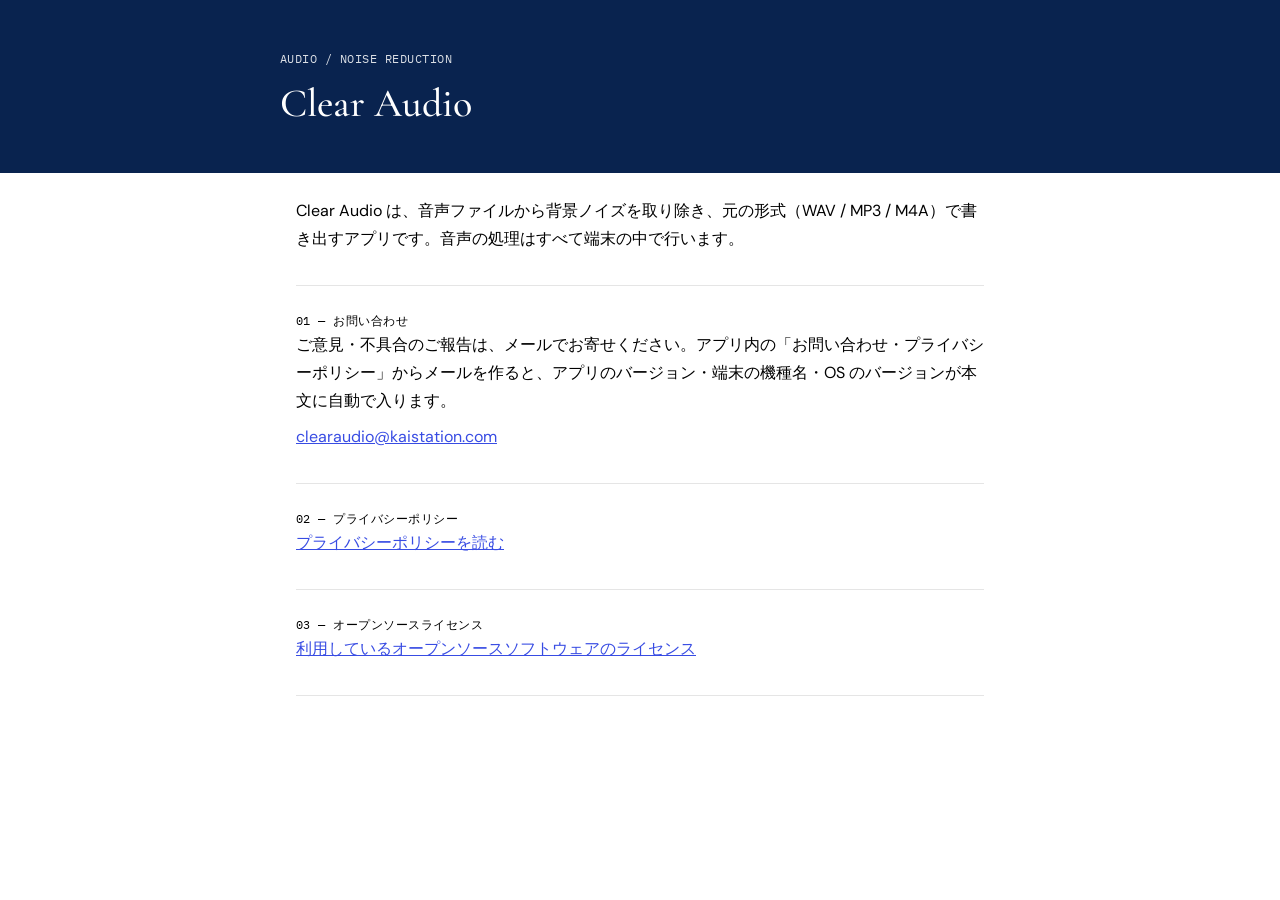
<file: index.html>
<!doctype html>
<html lang="ja">
<head>
<meta charset="utf-8">
<meta name="viewport" content="width=device-width, initial-scale=1">
<title>Clear Audio サポート</title>
<link rel="stylesheet" href="https://fonts.googleapis.com/css2?family=Cormorant+Garamond:wght@500&family=DM+Sans:wght@400;500&family=IBM+Plex+Mono:wght@500&display=swap">
<link rel="stylesheet" href="style.css">
</head>
<body>
<header>
  <div class="wrap">
    <div class="eyebrow">Audio / Noise Reduction</div>
    <h1>Clear Audio</h1>
  </div>
</header>
<main class="wrap">
  <section>
    <p>Clear Audio は、音声ファイルから背景ノイズを取り除き、元の形式（WAV / MP3 / M4A）で書き出すアプリです。音声の処理はすべて端末の中で行います。</p>
  </section>
  <section>
    <div class="eyebrow">01 — お問い合わせ</div>
    <p>ご意見・不具合のご報告は、メールでお寄せください。アプリ内の「お問い合わせ・プライバシーポリシー」からメールを作ると、アプリのバージョン・端末の機種名・OS のバージョンが本文に自動で入ります。</p>
    <p><a href="mailto:clearaudio@kaistation.com">clearaudio@kaistation.com</a></p>
  </section>
  <section>
    <div class="eyebrow">02 — プライバシーポリシー</div>
    <p><a href="privacy.html">プライバシーポリシーを読む</a></p>
  </section>
  <section>
    <div class="eyebrow">03 — オープンソースライセンス</div>
    <p><a href="licenses.html">利用しているオープンソースソフトウェアのライセンス</a></p>
  </section>
</main>
</body>
</html>
</file>
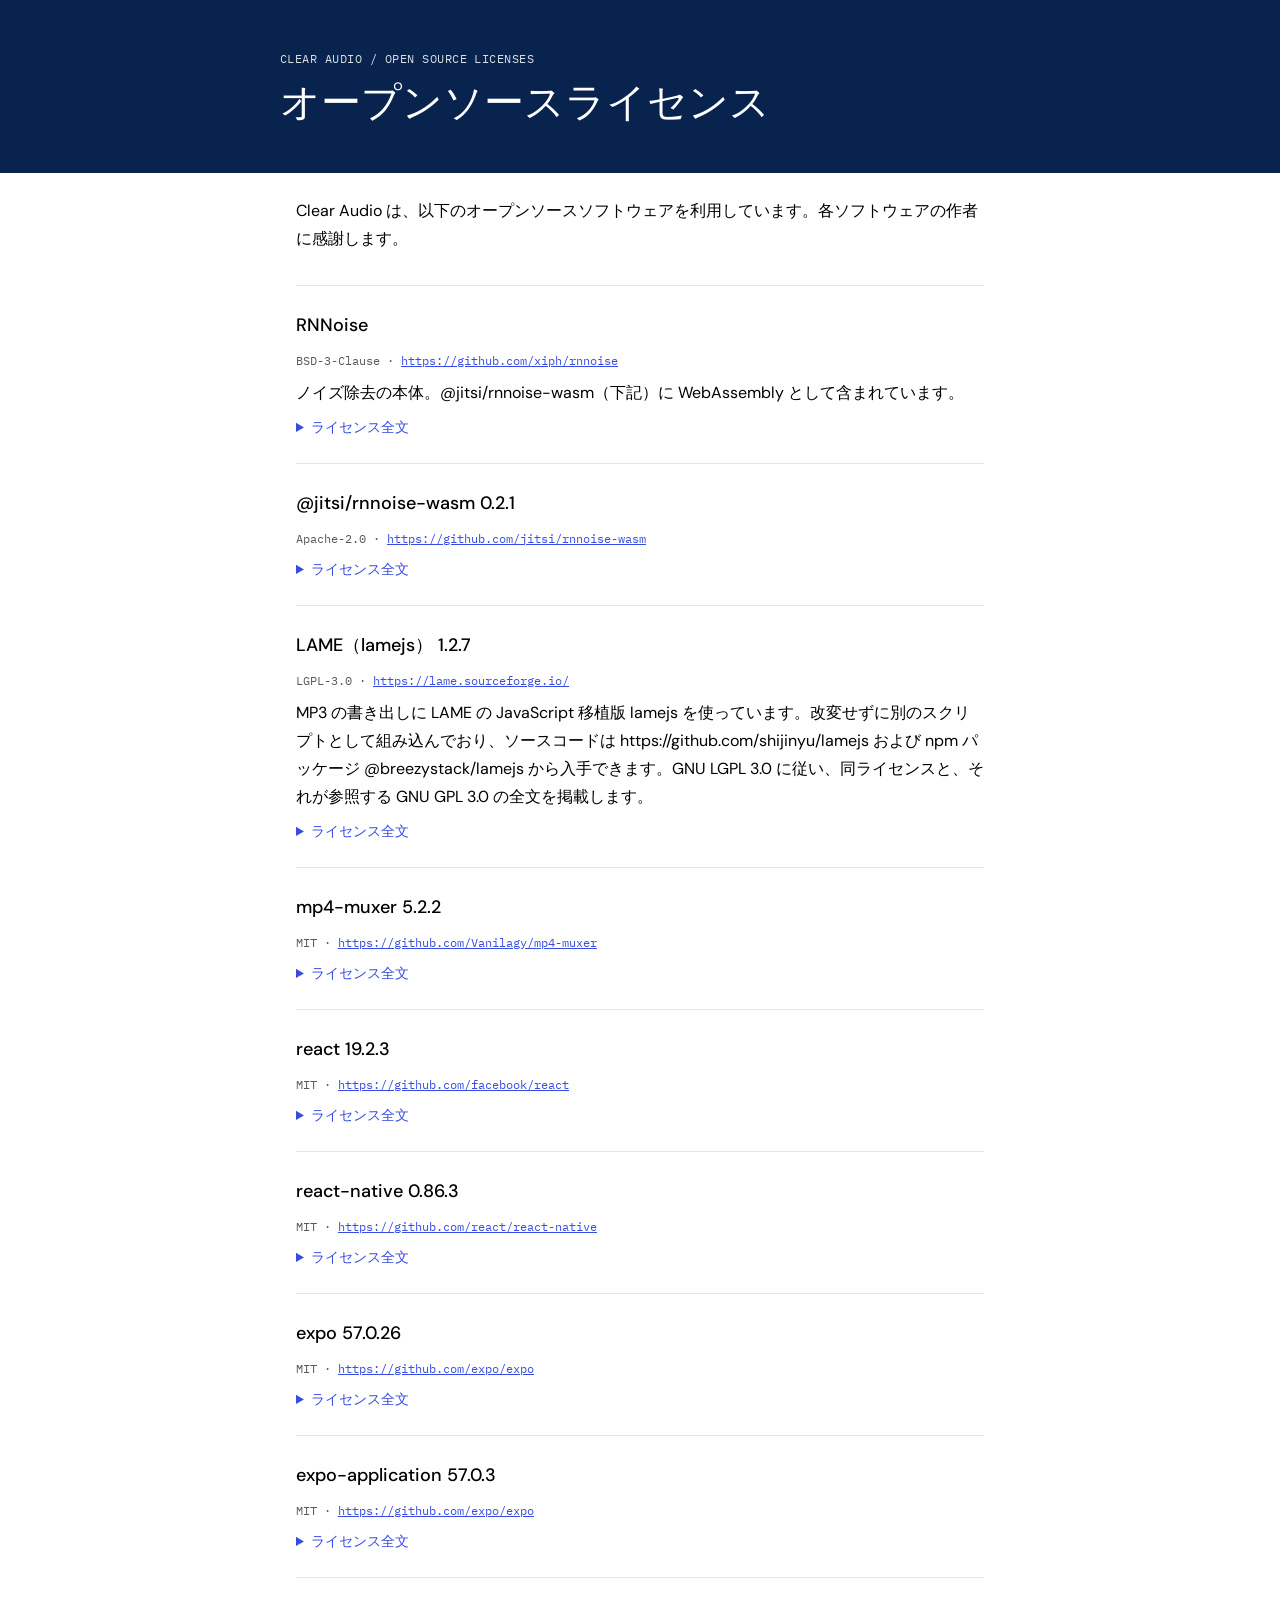
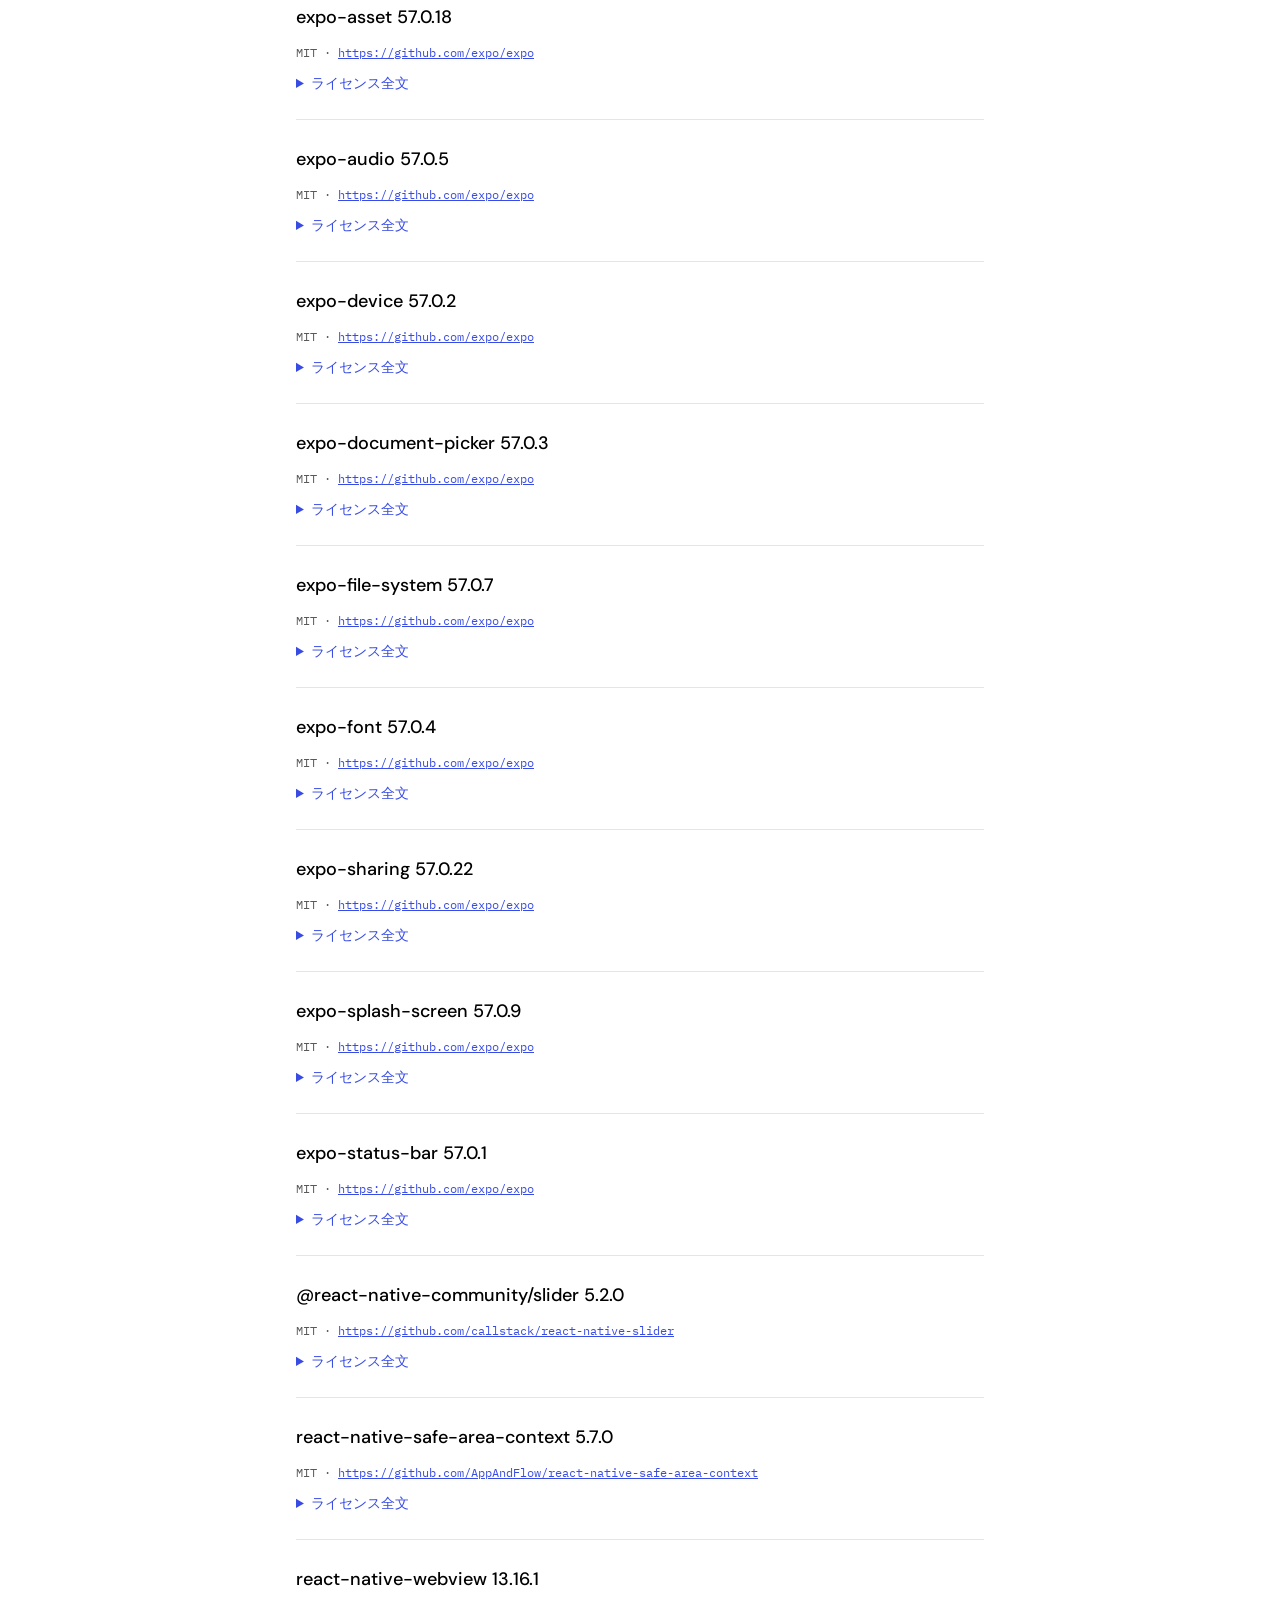
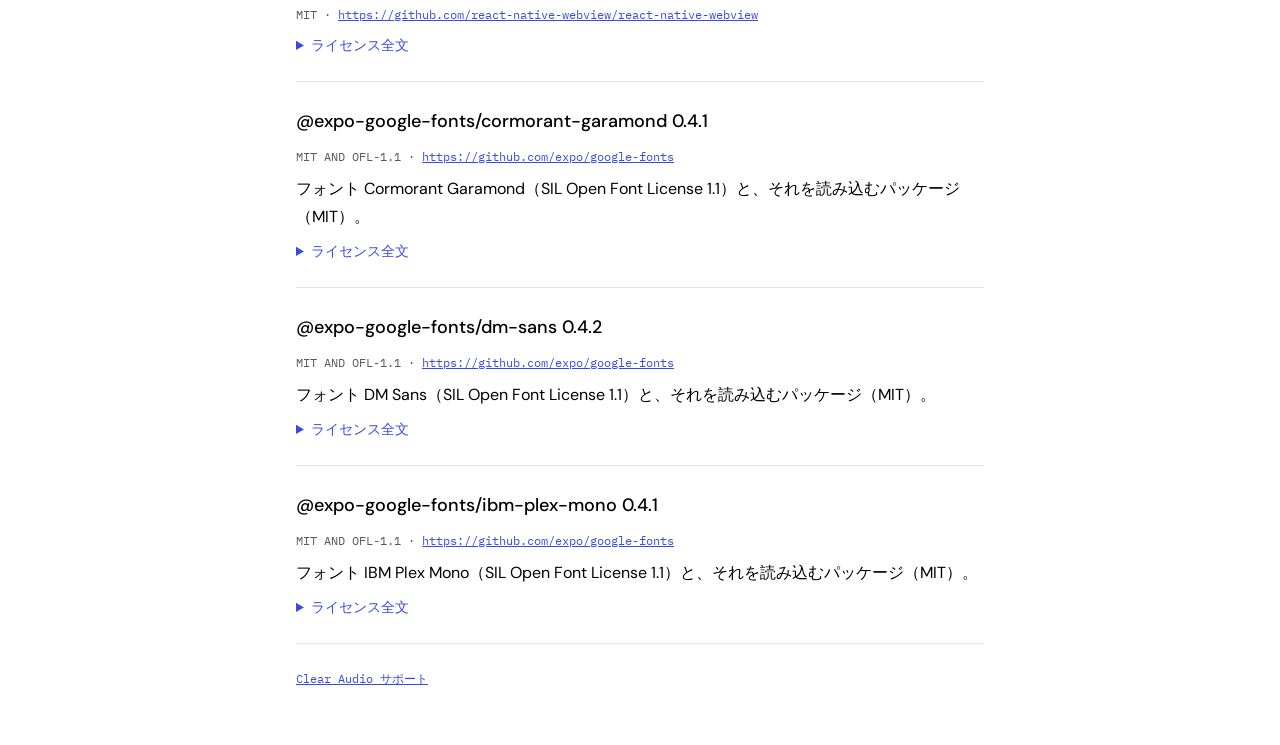
<file: licenses.html>
<!doctype html>
<html lang="ja">
<head>
<meta charset="utf-8">
<meta name="viewport" content="width=device-width, initial-scale=1">
<title>オープンソースライセンス | Clear Audio</title>
<link rel="stylesheet" href="https://fonts.googleapis.com/css2?family=Cormorant+Garamond:wght@500&family=DM+Sans:wght@400;500&family=IBM+Plex+Mono:wght@500&display=swap">
<link rel="stylesheet" href="style.css">
</head>
<body>
<!-- 自動生成ファイル（noise-cancellation/expo-app/scripts/build-licenses.js）。直接編集しないこと -->
<header>
  <div class="wrap">
    <div class="eyebrow">Clear Audio / Open Source Licenses</div>
    <h1>オープンソースライセンス</h1>
  </div>
</header>
<main class="wrap">
  <section>
    <p>Clear Audio は、以下のオープンソースソフトウェアを利用しています。各ソフトウェアの作者に感謝します。</p>
  </section>

  <section>
    <h2>RNNoise</h2>
    <p class="meta">BSD-3-Clause · <a href="https://github.com/xiph/rnnoise">https://github.com/xiph/rnnoise</a></p>
    <p>ノイズ除去の本体。@jitsi/rnnoise-wasm（下記）に WebAssembly として含まれています。</p>
    <details><summary>ライセンス全文</summary>
<pre>Copyright (c) 2007-2017, 2024 Jean-Marc Valin
Copyright (c) 2023 Amazon
Copyright (c) 2017, Mozilla
Copyright (c) 2005-2017, Xiph.Org Foundation
Copyright (c) 2003-2004, Mark Borgerding

Redistribution and use in source and binary forms, with or without
modification, are permitted provided that the following conditions
are met:

- Redistributions of source code must retain the above copyright
notice, this list of conditions and the following disclaimer.

- Redistributions in binary form must reproduce the above copyright
notice, this list of conditions and the following disclaimer in the
documentation and/or other materials provided with the distribution.

- Neither the name of the Xiph.Org Foundation nor the names of its
contributors may be used to endorse or promote products derived from
this software without specific prior written permission.

THIS SOFTWARE IS PROVIDED BY THE COPYRIGHT HOLDERS AND CONTRIBUTORS
``AS IS'' AND ANY EXPRESS OR IMPLIED WARRANTIES, INCLUDING, BUT NOT
LIMITED TO, THE IMPLIED WARRANTIES OF MERCHANTABILITY AND FITNESS FOR
A PARTICULAR PURPOSE ARE DISCLAIMED.  IN NO EVENT SHALL THE FOUNDATION
OR CONTRIBUTORS BE LIABLE FOR ANY DIRECT, INDIRECT, INCIDENTAL,
SPECIAL, EXEMPLARY, OR CONSEQUENTIAL DAMAGES (INCLUDING, BUT NOT
LIMITED TO, PROCUREMENT OF SUBSTITUTE GOODS OR SERVICES; LOSS OF USE,
DATA, OR PROFITS; OR BUSINESS INTERRUPTION) HOWEVER CAUSED AND ON ANY
THEORY OF LIABILITY, WHETHER IN CONTRACT, STRICT LIABILITY, OR TORT
(INCLUDING NEGLIGENCE OR OTHERWISE) ARISING IN ANY WAY OUT OF THE USE
OF THIS SOFTWARE, EVEN IF ADVISED OF THE POSSIBILITY OF SUCH DAMAGE.</pre>
    </details>
  </section>

  <section>
    <h2>@jitsi/rnnoise-wasm 0.2.1</h2>
    <p class="meta">Apache-2.0 · <a href="https://github.com/jitsi/rnnoise-wasm">https://github.com/jitsi/rnnoise-wasm</a></p>
    
    <details><summary>ライセンス全文</summary>
<pre>Apache License
                           Version 2.0, January 2004
                        http://www.apache.org/licenses/


   TERMS AND CONDITIONS FOR USE, REPRODUCTION, AND DISTRIBUTION

   1. Definitions.

      "License" shall mean the terms and conditions for use, reproduction,
      and distribution as defined by Sections 1 through 9 of this document.

      "Licensor" shall mean the copyright owner or entity authorized by
      the copyright owner that is granting the License.

      "Legal Entity" shall mean the union of the acting entity and all
      other entities that control, are controlled by, or are under common
      control with that entity. For the purposes of this definition,
      "control" means (i) the power, direct or indirect, to cause the
      direction or management of such entity, whether by contract or
      otherwise, or (ii) ownership of fifty percent (50%) or more of the
      outstanding shares, or (iii) beneficial ownership of such entity.

      "You" (or "Your") shall mean an individual or Legal Entity
      exercising permissions granted by this License.

      "Source" form shall mean the preferred form for making modifications,
      including but not limited to software source code, documentation
      source, and configuration files.

      "Object" form shall mean any form resulting from mechanical
      transformation or translation of a Source form, including but
      not limited to compiled object code, generated documentation,
      and conversions to other media types.

      "Work" shall mean the work of authorship, whether in Source or
      Object form, made available under the License, as indicated by a
      copyright notice that is included in or attached to the work
      (an example is provided in the Appendix below).

      "Derivative Works" shall mean any work, whether in Source or Object
      form, that is based on (or derived from) the Work and for which the
      editorial revisions, annotations, elaborations, or other modifications
      represent, as a whole, an original work of authorship. For the purposes
      of this License, Derivative Works shall not include works that remain
      separable from, or merely link (or bind by name) to the interfaces of,
      the Work and Derivative Works thereof.

      "Contribution" shall mean any work of authorship, including
      the original version of the Work and any modifications or additions
      to that Work or Derivative Works thereof, that is intentionally
      submitted to Licensor for inclusion in the Work by the copyright owner
      or by an individual or Legal Entity authorized to submit on behalf of
      the copyright owner. For the purposes of this definition, "submitted"
      means any form of electronic, verbal, or written communication sent
      to the Licensor or its representatives, including but not limited to
      communication on electronic mailing lists, source code control systems,
      and issue tracking systems that are managed by, or on behalf of, the
      Licensor for the purpose of discussing and improving the Work, but
      excluding communication that is conspicuously marked or otherwise
      designated in writing by the copyright owner as "Not a Contribution."

      "Contributor" shall mean Licensor and any individual or Legal Entity
      on behalf of whom a Contribution has been received by Licensor and
      subsequently incorporated within the Work.

   2. Grant of Copyright License. Subject to the terms and conditions of
      this License, each Contributor hereby grants to You a perpetual,
      worldwide, non-exclusive, no-charge, royalty-free, irrevocable
      copyright license to reproduce, prepare Derivative Works of,
      publicly display, publicly perform, sublicense, and distribute the
      Work and such Derivative Works in Source or Object form.

   3. Grant of Patent License. Subject to the terms and conditions of
      this License, each Contributor hereby grants to You a perpetual,
      worldwide, non-exclusive, no-charge, royalty-free, irrevocable
      (except as stated in this section) patent license to make, have made,
      use, offer to sell, sell, import, and otherwise transfer the Work,
      where such license applies only to those patent claims licensable
      by such Contributor that are necessarily infringed by their
      Contribution(s) alone or by combination of their Contribution(s)
      with the Work to which such Contribution(s) was submitted. If You
      institute patent litigation against any entity (including a
      cross-claim or counterclaim in a lawsuit) alleging that the Work
      or a Contribution incorporated within the Work constitutes direct
      or contributory patent infringement, then any patent licenses
      granted to You under this License for that Work shall terminate
      as of the date such litigation is filed.

   4. Redistribution. You may reproduce and distribute copies of the
      Work or Derivative Works thereof in any medium, with or without
      modifications, and in Source or Object form, provided that You
      meet the following conditions:

      (a) You must give any other recipients of the Work or
          Derivative Works a copy of this License; and

      (b) You must cause any modified files to carry prominent notices
          stating that You changed the files; and

      (c) You must retain, in the Source form of any Derivative Works
          that You distribute, all copyright, patent, trademark, and
          attribution notices from the Source form of the Work,
          excluding those notices that do not pertain to any part of
          the Derivative Works; and

      (d) If the Work includes a "NOTICE" text file as part of its
          distribution, then any Derivative Works that You distribute must
          include a readable copy of the attribution notices contained
          within such NOTICE file, excluding those notices that do not
          pertain to any part of the Derivative Works, in at least one
          of the following places: within a NOTICE text file distributed
          as part of the Derivative Works; within the Source form or
          documentation, if provided along with the Derivative Works; or,
          within a display generated by the Derivative Works, if and
          wherever such third-party notices normally appear. The contents
          of the NOTICE file are for informational purposes only and
          do not modify the License. You may add Your own attribution
          notices within Derivative Works that You distribute, alongside
          or as an addendum to the NOTICE text from the Work, provided
          that such additional attribution notices cannot be construed
          as modifying the License.

      You may add Your own copyright statement to Your modifications and
      may provide additional or different license terms and conditions
      for use, reproduction, or distribution of Your modifications, or
      for any such Derivative Works as a whole, provided Your use,
      reproduction, and distribution of the Work otherwise complies with
      the conditions stated in this License.

   5. Submission of Contributions. Unless You explicitly state otherwise,
      any Contribution intentionally submitted for inclusion in the Work
      by You to the Licensor shall be under the terms and conditions of
      this License, without any additional terms or conditions.
      Notwithstanding the above, nothing herein shall supersede or modify
      the terms of any separate license agreement you may have executed
      with Licensor regarding such Contributions.

   6. Trademarks. This License does not grant permission to use the trade
      names, trademarks, service marks, or product names of the Licensor,
      except as required for reasonable and customary use in describing the
      origin of the Work and reproducing the content of the NOTICE file.

   7. Disclaimer of Warranty. Unless required by applicable law or
      agreed to in writing, Licensor provides the Work (and each
      Contributor provides its Contributions) on an "AS IS" BASIS,
      WITHOUT WARRANTIES OR CONDITIONS OF ANY KIND, either express or
      implied, including, without limitation, any warranties or conditions
      of TITLE, NON-INFRINGEMENT, MERCHANTABILITY, or FITNESS FOR A
      PARTICULAR PURPOSE. You are solely responsible for determining the
      appropriateness of using or redistributing the Work and assume any
      risks associated with Your exercise of permissions under this License.

   8. Limitation of Liability. In no event and under no legal theory,
      whether in tort (including negligence), contract, or otherwise,
      unless required by applicable law (such as deliberate and grossly
      negligent acts) or agreed to in writing, shall any Contributor be
      liable to You for damages, including any direct, indirect, special,
      incidental, or consequential damages of any character arising as a
      result of this License or out of the use or inability to use the
      Work (including but not limited to damages for loss of goodwill,
      work stoppage, computer failure or malfunction, or any and all
      other commercial damages or losses), even if such Contributor
      has been advised of the possibility of such damages.

   9. Accepting Warranty or Additional Liability. While redistributing
      the Work or Derivative Works thereof, You may choose to offer,
      and charge a fee for, acceptance of support, warranty, indemnity,
      or other liability obligations and/or rights consistent with this
      License. However, in accepting such obligations, You may act only
      on Your own behalf and on Your sole responsibility, not on behalf
      of any other Contributor, and only if You agree to indemnify,
      defend, and hold each Contributor harmless for any liability
      incurred by, or claims asserted against, such Contributor by reason
      of your accepting any such warranty or additional liability.

   END OF TERMS AND CONDITIONS

   APPENDIX: How to apply the Apache License to your work.

      To apply the Apache License to your work, attach the following
      boilerplate notice, with the fields enclosed by brackets "[]"
      replaced with your own identifying information. (Don't include
      the brackets!)  The text should be enclosed in the appropriate
      comment syntax for the file format. We also recommend that a
      file or class name and description of purpose be included on the
      same "printed page" as the copyright notice for easier
      identification within third-party archives.

   Copyright [yyyy] [name of copyright owner]

   Licensed under the Apache License, Version 2.0 (the "License");
   you may not use this file except in compliance with the License.
   You may obtain a copy of the License at

       http://www.apache.org/licenses/LICENSE-2.0

   Unless required by applicable law or agreed to in writing, software
   distributed under the License is distributed on an "AS IS" BASIS,
   WITHOUT WARRANTIES OR CONDITIONS OF ANY KIND, either express or implied.
   See the License for the specific language governing permissions and
   limitations under the License.



Note:

This project was originally contributed to the community under the MIT license and with the following notice:

The MIT License (MIT)

Copyright (c) 2013 ESTOS GmbH
Copyright (c) 2013 BlueJimp SARL

Permission is hereby granted, free of charge, to any person obtaining a copy of this software and associated documentation files (the "Software"), to deal in the Software without restriction, including without limitation the rights to use, copy, modify, merge, publish, distribute, sublicense, and/or sell copies of the Software, and to permit persons to whom the Software is furnished to do so, subject to the following conditions:

The above copyright notice and this permission notice shall be included in all copies or substantial portions of the Software.

THE SOFTWARE IS PROVIDED "AS IS", WITHOUT WARRANTY OF ANY KIND, EXPRESS OR IMPLIED, INCLUDING BUT NOT LIMITED TO THE WARRANTIES OF MERCHANTABILITY, FITNESS FOR A PARTICULAR PURPOSE AND NONINFRINGEMENT. IN NO EVENT SHALL THE AUTHORS OR COPYRIGHT HOLDERS BE LIABLE FOR ANY CLAIM, DAMAGES OR OTHER LIABILITY, WHETHER IN AN ACTION OF CONTRACT, TORT OR OTHERWISE, ARISING FROM, OUT OF OR IN CONNECTION WITH THE SOFTWARE OR THE USE OR OTHER DEALINGS IN THE SOFTWARE.</pre>
    </details>
  </section>

  <section>
    <h2>LAME（lamejs） 1.2.7</h2>
    <p class="meta">LGPL-3.0 · <a href="https://lame.sourceforge.io/">https://lame.sourceforge.io/</a></p>
    <p>MP3 の書き出しに LAME の JavaScript 移植版 lamejs を使っています。改変せずに別のスクリプトとして組み込んでおり、ソースコードは https://github.com/shijinyu/lamejs および npm パッケージ @breezystack/lamejs から入手できます。GNU LGPL 3.0 に従い、同ライセンスと、それが参照する GNU GPL 3.0 の全文を掲載します。</p>
    <details><summary>ライセンス全文</summary>
<pre>Can I use LAME in my commercial program?  

Yes, you can, under the restrictions of the LGPL.  The easiest
way to do this is to:

1. Link to LAME as separate jar (lame.min.js or lame.all.js)

2. Fully acknowledge that you are using LAME, and give a link
   to our web site, lame.sourceforge.net

3. If you make modifications to LAME, you *must* release these
   these modifications back to the LAME project, under the LGPL.</pre>
<pre>GNU LESSER GENERAL PUBLIC LICENSE
Version 3, 29 June 2007

Copyright (C) 2007 Free Software Foundation, Inc. &lt;http://fsf.org/&gt;

Everyone is permitted to copy and distribute verbatim copies of this license document, but changing it is not allowed.

This version of the GNU Lesser General Public License incorporates the terms and conditions of version 3 of the GNU General Public License, supplemented by the additional permissions listed below.

0. Additional Definitions.

As used herein, "this License" refers to version 3 of the GNU Lesser General Public License, and the "GNU GPL" refers to version 3 of the GNU General Public License.

"The Library" refers to a covered work governed by this License, other than an Application or a Combined Work as defined below.

An "Application" is any work that makes use of an interface provided by the Library, but which is not otherwise based on the Library. Defining a subclass of a class defined by the Library is deemed a mode of using an interface provided by the Library.

A "Combined Work" is a work produced by combining or linking an Application with the Library.  The particular version of the Library with which the Combined Work was made is also called the "Linked Version".

The "Minimal Corresponding Source" for a Combined Work means the Corresponding Source for the Combined Work, excluding any source code for portions of the Combined Work that, considered in isolation, are based on the Application, and not on the Linked Version.

The "Corresponding Application Code" for a Combined Work means the object code and/or source code for the Application, including any data and utility programs needed for reproducing the Combined Work from the Application, but excluding the System Libraries of the Combined Work.

1. Exception to Section 3 of the GNU GPL.
You may convey a covered work under sections 3 and 4 of this License without being bound by section 3 of the GNU GPL.

2. Conveying Modified Versions.
If you modify a copy of the Library, and, in your modifications, a facility refers to a function or data to be supplied by an Application that uses the facility (other than as an argument passed when the facility is invoked), then you may convey a copy of the modified version:

     a) under this License, provided that you make a good faith effort to ensure that, in the event an Application does not supply the function or data, the facility still operates, and performs whatever part of its purpose remains meaningful, or

     b) under the GNU GPL, with none of the additional permissions of this License applicable to that copy.

3. Object Code Incorporating Material from Library Header Files.
The object code form of an Application may incorporate material from a header file that is part of the Library.  You may convey such object code under terms of your choice, provided that, if the incorporated material is not limited to numerical parameters, data structure layouts and accessors, or small macros, inline functions and templates (ten or fewer lines in length), you do both of the following:

     a) Give prominent notice with each copy of the object code that the Library is used in it and that the Library and its use are covered by this License.

     b) Accompany the object code with a copy of the GNU GPL and this license document.

4. Combined Works.
You may convey a Combined Work under terms of your choice that, taken together, effectively do not restrict modification of the portions of the Library contained in the Combined Work and reverse engineering for debugging such modifications, if you also do each of the following:

     a) Give prominent notice with each copy of the Combined Work that the Library is used in it and that the Library and its use are covered by this License.

     b) Accompany the Combined Work with a copy of the GNU GPL and this license document.

     c) For a Combined Work that displays copyright notices during execution, include the copyright notice for the Library among these notices, as well as a reference directing the user to the copies of the GNU GPL and this license document.

     d) Do one of the following:

           0) Convey the Minimal Corresponding Source under the terms of this License, and the Corresponding Application Code in a form suitable for, and under terms that permit, the user to recombine or relink the Application with a modified version of the Linked Version to produce a modified Combined Work, in the manner specified by section 6 of the GNU GPL for conveying Corresponding Source.

          1) Use a suitable shared library mechanism for linking with the Library.  A suitable mechanism is one that (a) uses at run time a copy of the Library already present on the user's computer system, and (b) will operate properly with a modified version of the Library that is interface-compatible with the Linked Version.

     e) Provide Installation Information, but only if you would otherwise be required to provide such information under section 6 of the GNU GPL, and only to the extent that such information is necessary to install and execute a modified version of the Combined Work produced by recombining or relinking the Application with a modified version of the Linked Version. (If you use option 4d0, the Installation Information must accompany the Minimal Corresponding Source and Corresponding Application Code. If you use option 4d1, you must provide the Installation Information in the manner specified by section 6 of the GNU GPL for conveying Corresponding Source.)

5. Combined Libraries.
You may place library facilities that are a work based on the Library side by side in a single library together with other library facilities that are not Applications and are not covered by this License, and convey such a combined library under terms of your choice, if you do both of the following:

     a) Accompany the combined library with a copy of the same work based on the Library, uncombined with any other library facilities, conveyed under the terms of this License.

     b) Give prominent notice with the combined library that part of it is a work based on the Library, and explaining where to find the accompanying uncombined form of the same work.

6. Revised Versions of the GNU Lesser General Public License.
The Free Software Foundation may publish revised and/or new versions of the GNU Lesser General Public License from time to time. Such new versions will be similar in spirit to the present version, but may differ in detail to address new problems or concerns.

Each version is given a distinguishing version number. If the Library as you received it specifies that a certain numbered version of the GNU Lesser General Public License "or any later version" applies to it, you have the option of following the terms and conditions either of that published version or of any later version published by the Free Software Foundation. If the Library as you received it does not specify a version number of the GNU Lesser General Public License, you may choose any version of the GNU Lesser General Public License ever published by the Free Software Foundation.

If the Library as you received it specifies that a proxy can decide whether future versions of the GNU Lesser General Public License shall
apply, that proxy's public statement of acceptance of any version is permanent authorization for you to choose that version for the Library.

GNU GENERAL PUBLIC LICENSE
Version 3, 29 June 2007

Copyright © 2007 Free Software Foundation, Inc. &lt;http://fsf.org/&gt;

Everyone is permitted to copy and distribute verbatim copies of this license document, but changing it is not allowed.

Preamble

The GNU General Public License is a free, copyleft license for software and other kinds of works.

The licenses for most software and other practical works are designed to take away your freedom to share and change the works. By contrast, the GNU General Public License is intended to guarantee your freedom to share and change all versions of a program--to make sure it remains free software for all its users. We, the Free Software Foundation, use the GNU General Public License for most of our software; it applies also to any other work released this way by its authors. You can apply it to your programs, too.

When we speak of free software, we are referring to freedom, not price. Our General Public Licenses are designed to make sure that you have the freedom to distribute copies of free software (and charge for them if you wish), that you receive source code or can get it if you want it, that you can change the software or use pieces of it in new free programs, and that you know you can do these things.

To protect your rights, we need to prevent others from denying you these rights or asking you to surrender the rights. Therefore, you have certain responsibilities if you distribute copies of the software, or if you modify it: responsibilities to respect the freedom of others.

For example, if you distribute copies of such a program, whether gratis or for a fee, you must pass on to the recipients the same freedoms that you received. You must make sure that they, too, receive or can get the source code. And you must show them these terms so they know their rights.

Developers that use the GNU GPL protect your rights with two steps: (1) assert copyright on the software, and (2) offer you this License giving you legal permission to copy, distribute and/or modify it.

For the developers' and authors' protection, the GPL clearly explains that there is no warranty for this free software. For both users' and authors' sake, the GPL requires that modified versions be marked as changed, so that their problems will not be attributed erroneously to authors of previous versions.

Some devices are designed to deny users access to install or run modified versions of the software inside them, although the manufacturer can do so. This is fundamentally incompatible with the aim of protecting users' freedom to change the software. The systematic pattern of such abuse occurs in the area of products for individuals to use, which is precisely where it is most unacceptable. Therefore, we have designed this version of the GPL to prohibit the practice for those products. If such problems arise substantially in other domains, we stand ready to extend this provision to those domains in future versions of the GPL, as needed to protect the freedom of users.

Finally, every program is threatened constantly by software patents. States should not allow patents to restrict development and use of software on general-purpose computers, but in those that do, we wish to avoid the special danger that patents applied to a free program could make it effectively proprietary. To prevent this, the GPL assures that patents cannot be used to render the program non-free.

The precise terms and conditions for copying, distribution and modification follow.

TERMS AND CONDITIONS

0. Definitions.

“This License” refers to version 3 of the GNU General Public License.

“Copyright” also means copyright-like laws that apply to other kinds of works, such as semiconductor masks.

“The Program” refers to any copyrightable work licensed under this License. Each licensee is addressed as “you”. “Licensees” and “recipients” may be individuals or organizations.

To “modify” a work means to copy from or adapt all or part of the work in a fashion requiring copyright permission, other than the making of an exact copy. The resulting work is called a “modified version” of the earlier work or a work “based on” the earlier work.

A “covered work” means either the unmodified Program or a work based on the Program.

To “propagate” a work means to do anything with it that, without permission, would make you directly or secondarily liable for infringement under applicable copyright law, except executing it on a computer or modifying a private copy. Propagation includes copying, distribution (with or without modification), making available to the public, and in some countries other activities as well.

To “convey” a work means any kind of propagation that enables other parties to make or receive copies. Mere interaction with a user through a computer network, with no transfer of a copy, is not conveying.

An interactive user interface displays “Appropriate Legal Notices” to the extent that it includes a convenient and prominently visible feature that (1) displays an appropriate copyright notice, and (2) tells the user that there is no warranty for the work (except to the extent that warranties are provided), that licensees may convey the work under this License, and how to view a copy of this License. If the interface presents a list of user commands or options, such as a menu, a prominent item in the list meets this criterion.

1. Source Code.
The “source code” for a work means the preferred form of the work for making modifications to it. “Object code” means any non-source form of a work.

A “Standard Interface” means an interface that either is an official standard defined by a recognized standards body, or, in the case of interfaces specified for a particular programming language, one that is widely used among developers working in that language.

The “System Libraries” of an executable work include anything, other than the work as a whole, that (a) is included in the normal form of packaging a Major Component, but which is not part of that Major Component, and (b) serves only to enable use of the work with that Major Component, or to implement a Standard Interface for which an implementation is available to the public in source code form. A “Major Component”, in this context, means a major essential component (kernel, window system, and so on) of the specific operating system (if any) on which the executable work runs, or a compiler used to produce the work, or an object code interpreter used to run it.

The “Corresponding Source” for a work in object code form means all the source code needed to generate, install, and (for an executable work) run the object code and to modify the work, including scripts to control those activities. However, it does not include the work's System Libraries, or general-purpose tools or generally available free programs which are used unmodified in performing those activities but which are not part of the work. For example, Corresponding Source includes interface definition files associated with source files for the work, and the source code for shared libraries and dynamically linked subprograms that the work is specifically designed to require, such as by intimate data communication or control flow between those subprograms and other parts of the work.

The Corresponding Source need not include anything that users can regenerate automatically from other parts of the Corresponding Source.

The Corresponding Source for a work in source code form is that same work.

2. Basic Permissions.
All rights granted under this License are granted for the term of copyright on the Program, and are irrevocable provided the stated conditions are met. This License explicitly affirms your unlimited permission to run the unmodified Program. The output from running a covered work is covered by this License only if the output, given its content, constitutes a covered work. This License acknowledges your rights of fair use or other equivalent, as provided by copyright law.

You may make, run and propagate covered works that you do not convey, without conditions so long as your license otherwise remains in force. You may convey covered works to others for the sole purpose of having them make modifications exclusively for you, or provide you with facilities for running those works, provided that you comply with the terms of this License in conveying all material for which you do not control copyright. Those thus making or running the covered works for you must do so exclusively on your behalf, under your direction and control, on terms that prohibit them from making any copies of your copyrighted material outside their relationship with you.

Conveying under any other circumstances is permitted solely under the conditions stated below. Sublicensing is not allowed; section 10 makes it unnecessary.

3. Protecting Users' Legal Rights From Anti-Circumvention Law.
No covered work shall be deemed part of an effective technological measure under any applicable law fulfilling obligations under article 11 of the WIPO copyright treaty adopted on 20 December 1996, or similar laws prohibiting or restricting circumvention of such measures.

When you convey a covered work, you waive any legal power to forbid circumvention of technological measures to the extent such circumvention is effected by exercising rights under this License with respect to the covered work, and you disclaim any intention to limit operation or modification of the work as a means of enforcing, against the work's users, your or third parties' legal rights to forbid circumvention of technological measures.

4. Conveying Verbatim Copies.
You may convey verbatim copies of the Program's source code as you receive it, in any medium, provided that you conspicuously and appropriately publish on each copy an appropriate copyright notice; keep intact all notices stating that this License and any non-permissive terms added in accord with section 7 apply to the code; keep intact all notices of the absence of any warranty; and give all recipients a copy of this License along with the Program.

You may charge any price or no price for each copy that you convey, and you may offer support or warranty protection for a fee.

5. Conveying Modified Source Versions.
You may convey a work based on the Program, or the modifications to produce it from the Program, in the form of source code under the terms of section 4, provided that you also meet all of these conditions:

     a) The work must carry prominent notices stating that you modified it, and giving a relevant date.

     b) The work must carry prominent notices stating that it is released under this License and any conditions added under section 7. This requirement modifies the requirement in section 4 to “keep intact all notices”.

     c) You must license the entire work, as a whole, under this License to anyone who comes into possession of a copy. This License will therefore apply, along with any applicable section 7 additional terms, to the whole of the work, and all its parts, regardless of how they are packaged. This License gives no permission to license the work in any other way, but it does not invalidate such permission if you have separately received it.

     d) If the work has interactive user interfaces, each must display Appropriate Legal Notices; however, if the Program has interactive interfaces that do not display Appropriate Legal Notices, your work need not make them do so.

A compilation of a covered work with other separate and independent works, which are not by their nature extensions of the covered work, and which are not combined with it such as to form a larger program, in or on a volume of a storage or distribution medium, is called an “aggregate” if the compilation and its resulting copyright are not used to limit the access or legal rights of the compilation's users beyond what the individual works permit. Inclusion of a covered work in an aggregate does not cause this License to apply to the other parts of the aggregate.

6. Conveying Non-Source Forms.
You may convey a covered work in object code form under the terms of sections 4 and 5, provided that you also convey the machine-readable Corresponding Source under the terms of this License, in one of these ways:

     a) Convey the object code in, or embodied in, a physical product (including a physical distribution medium), accompanied by the Corresponding Source fixed on a durable physical medium customarily used for software interchange.

     b) Convey the object code in, or embodied in, a physical product (including a physical distribution medium), accompanied by a written offer, valid for at least three years and valid for as long as you offer spare parts or customer support for that product model, to give anyone who possesses the object code either (1) a copy of the Corresponding Source for all the software in the product that is covered by this License, on a durable physical medium customarily used for software interchange, for a price no more than your reasonable cost of physically performing this conveying of source, or (2) access to copy the Corresponding Source from a network server at no charge.

     c) Convey individual copies of the object code with a copy of the written offer to provide the Corresponding Source. This alternative is allowed only occasionally and noncommercially, and only if you received the object code with such an offer, in accord with subsection 6b.

     d) Convey the object code by offering access from a designated place (gratis or for a charge), and offer equivalent access to the Corresponding Source in the same way through the same place at no further charge. You need not require recipients to copy the Corresponding Source along with the object code. If the place to copy the object code is a network server, the Corresponding Source may be on a different server (operated by you or a third party) that supports equivalent copying facilities, provided you maintain clear directions next to the object code saying where to find the Corresponding Source. Regardless of what server hosts the Corresponding Source, you remain obligated to ensure that it is available for as long as needed to satisfy these requirements.

     e) Convey the object code using peer-to-peer transmission, provided you inform other peers where the object code and Corresponding Source of the work are being offered to the general public at no charge under subsection 6d.

A separable portion of the object code, whose source code is excluded from the Corresponding Source as a System Library, need not be included in conveying the object code work.

A “User Product” is either (1) a “consumer product”, which means any tangible personal property which is normally used for personal, family, or household purposes, or (2) anything designed or sold for incorporation into a dwelling. In determining whether a product is a consumer product, doubtful cases shall be resolved in favor of coverage. For a particular product received by a particular user, “normally used” refers to a typical or common use of that class of product, regardless of the status of the particular user or of the way in which the particular user actually uses, or expects or is expected to use, the product. A product is a consumer product regardless of whether the product has substantial commercial, industrial or non-consumer uses, unless such uses represent the only significant mode of use of the product.

“Installation Information” for a User Product means any methods, procedures, authorization keys, or other information required to install and execute modified versions of a covered work in that User Product from a modified version of its Corresponding Source. The information must suffice to ensure that the continued functioning of the modified object code is in no case prevented or interfered with solely because modification has been made.

If you convey an object code work under this section in, or with, or specifically for use in, a User Product, and the conveying occurs as part of a transaction in which the right of possession and use of the User Product is transferred to the recipient in perpetuity or for a fixed term (regardless of how the transaction is characterized), the Corresponding Source conveyed under this section must be accompanied by the Installation Information. But this requirement does not apply if neither you nor any third party retains the ability to install modified object code on the User Product (for example, the work has been installed in ROM).

The requirement to provide Installation Information does not include a requirement to continue to provide support service, warranty, or updates for a work that has been modified or installed by the recipient, or for the User Product in which it has been modified or installed. Access to a network may be denied when the modification itself materially and adversely affects the operation of the network or violates the rules and protocols for communication across the network.

Corresponding Source conveyed, and Installation Information provided, in accord with this section must be in a format that is publicly documented (and with an implementation available to the public in source code form), and must require no special password or key for unpacking, reading or copying.

7. Additional Terms.
“Additional permissions” are terms that supplement the terms of this License by making exceptions from one or more of its conditions. Additional permissions that are applicable to the entire Program shall be treated as though they were included in this License, to the extent that they are valid under applicable law. If additional permissions apply only to part of the Program, that part may be used separately under those permissions, but the entire Program remains governed by this License without regard to the additional permissions.

When you convey a copy of a covered work, you may at your option remove any additional permissions from that copy, or from any part of it. (Additional permissions may be written to require their own removal in certain cases when you modify the work.) You may place additional permissions on material, added by you to a covered work, for which you have or can give appropriate copyright permission.

Notwithstanding any other provision of this License, for material you add to a covered work, you may (if authorized by the copyright holders of that material) supplement the terms of this License with terms:

     a) Disclaiming warranty or limiting liability differently from the terms of sections 15 and 16 of this License; or

     b) Requiring preservation of specified reasonable legal notices or author attributions in that material or in the Appropriate Legal Notices displayed by works containing it; or

     c) Prohibiting misrepresentation of the origin of that material, or requiring that modified versions of such material be marked in reasonable ways as different from the original version; or

     d) Limiting the use for publicity purposes of names of licensors or authors of the material; or

     e) Declining to grant rights under trademark law for use of some trade names, trademarks, or service marks; or

     f) Requiring indemnification of licensors and authors of that material by anyone who conveys the material (or modified versions of it) with contractual assumptions of liability to the recipient, for any liability that these contractual assumptions directly impose on those licensors and authors.

All other non-permissive additional terms are considered “further restrictions” within the meaning of section 10. If the Program as you received it, or any part of it, contains a notice stating that it is governed by this License along with a term that is a further restriction, you may remove that term. If a license document contains a further restriction but permits relicensing or conveying under this License, you may add to a covered work material governed by the terms of that license document, provided that the further restriction does not survive such relicensing or conveying.

If you add terms to a covered work in accord with this section, you must place, in the relevant source files, a statement of the additional terms that apply to those files, or a notice indicating where to find the applicable terms.

Additional terms, permissive or non-permissive, may be stated in the form of a separately written license, or stated as exceptions; the above requirements apply either way.

8. Termination.
You may not propagate or modify a covered work except as expressly provided under this License. Any attempt otherwise to propagate or modify it is void, and will automatically terminate your rights under this License (including any patent licenses granted under the third paragraph of section 11).

However, if you cease all violation of this License, then your license from a particular copyright holder is reinstated (a) provisionally, unless and until the copyright holder explicitly and finally terminates your license, and (b) permanently, if the copyright holder fails to notify you of the violation by some reasonable means prior to 60 days after the cessation.

Moreover, your license from a particular copyright holder is reinstated permanently if the copyright holder notifies you of the violation by some reasonable means, this is the first time you have received notice of violation of this License (for any work) from that copyright holder, and you cure the violation prior to 30 days after your receipt of the notice.

Termination of your rights under this section does not terminate the licenses of parties who have received copies or rights from you under this License. If your rights have been terminated and not permanently reinstated, you do not qualify to receive new licenses for the same material under section 10.

9. Acceptance Not Required for Having Copies.
You are not required to accept this License in order to receive or run a copy of the Program. Ancillary propagation of a covered work occurring solely as a consequence of using peer-to-peer transmission to receive a copy likewise does not require acceptance. However, nothing other than this License grants you permission to propagate or modify any covered work. These actions infringe copyright if you do not accept this License. Therefore, by modifying or propagating a covered work, you indicate your acceptance of this License to do so.

10. Automatic Licensing of Downstream Recipients.
Each time you convey a covered work, the recipient automatically receives a license from the original licensors, to run, modify and propagate that work, subject to this License. You are not responsible for enforcing compliance by third parties with this License.

An “entity transaction” is a transaction transferring control of an organization, or substantially all assets of one, or subdividing an organization, or merging organizations. If propagation of a covered work results from an entity transaction, each party to that transaction who receives a copy of the work also receives whatever licenses to the work the party's predecessor in interest had or could give under the previous paragraph, plus a right to possession of the Corresponding Source of the work from the predecessor in interest, if the predecessor has it or can get it with reasonable efforts.

You may not impose any further restrictions on the exercise of the rights granted or affirmed under this License. For example, you may not impose a license fee, royalty, or other charge for exercise of rights granted under this License, and you may not initiate litigation (including a cross-claim or counterclaim in a lawsuit) alleging that any patent claim is infringed by making, using, selling, offering for sale, or importing the Program or any portion of it.

11. Patents.
A “contributor” is a copyright holder who authorizes use under this License of the Program or a work on which the Program is based. The work thus licensed is called the contributor's “contributor version”.

A contributor's “essential patent claims” are all patent claims owned or controlled by the contributor, whether already acquired or hereafter acquired, that would be infringed by some manner, permitted by this License, of making, using, or selling its contributor version, but do not include claims that would be infringed only as a consequence of further modification of the contributor version. For purposes of this definition, “control” includes the right to grant patent sublicenses in a manner consistent with the requirements of this License.

Each contributor grants you a non-exclusive, worldwide, royalty-free patent license under the contributor's essential patent claims, to make, use, sell, offer for sale, import and otherwise run, modify and propagate the contents of its contributor version.

In the following three paragraphs, a “patent license” is any express agreement or commitment, however denominated, not to enforce a patent (such as an express permission to practice a patent or covenant not to sue for patent infringement). To “grant” such a patent license to a party means to make such an agreement or commitment not to enforce a patent against the party.

If you convey a covered work, knowingly relying on a patent license, and the Corresponding Source of the work is not available for anyone to copy, free of charge and under the terms of this License, through a publicly available network server or other readily accessible means, then you must either (1) cause the Corresponding Source to be so available, or (2) arrange to deprive yourself of the benefit of the patent license for this particular work, or (3) arrange, in a manner consistent with the requirements of this License, to extend the patent license to downstream recipients. “Knowingly relying” means you have actual knowledge that, but for the patent license, your conveying the covered work in a country, or your recipient's use of the covered work in a country, would infringe one or more identifiable patents in that country that you have reason to believe are valid.

If, pursuant to or in connection with a single transaction or arrangement, you convey, or propagate by procuring conveyance of, a covered work, and grant a patent license to some of the parties receiving the covered work authorizing them to use, propagate, modify or convey a specific copy of the covered work, then the patent license you grant is automatically extended to all recipients of the covered work and works based on it.

A patent license is “discriminatory” if it does not include within the scope of its coverage, prohibits the exercise of, or is conditioned on the non-exercise of one or more of the rights that are specifically granted under this License. You may not convey a covered work if you are a party to an arrangement with a third party that is in the business of distributing software, under which you make payment to the third party based on the extent of your activity of conveying the work, and under which the third party grants, to any of the parties who would receive the covered work from you, a discriminatory patent license (a) in connection with copies of the covered work conveyed by you (or copies made from those copies), or (b) primarily for and in connection with specific products or compilations that contain the covered work, unless you entered into that arrangement, or that patent license was granted, prior to 28 March 2007.

Nothing in this License shall be construed as excluding or limiting any implied license or other defenses to infringement that may otherwise be available to you under applicable patent law.

12. No Surrender of Others' Freedom.
If conditions are imposed on you (whether by court order, agreement or otherwise) that contradict the conditions of this License, they do not excuse you from the conditions of this License. If you cannot convey a covered work so as to satisfy simultaneously your obligations under this License and any other pertinent obligations, then as a consequence you may not convey it at all. For example, if you agree to terms that obligate you to collect a royalty for further conveying from those to whom you convey the Program, the only way you could satisfy both those terms and this License would be to refrain entirely from conveying the Program.

13. Use with the GNU Affero General Public License.
Notwithstanding any other provision of this License, you have permission to link or combine any covered work with a work licensed under version 3 of the GNU Affero General Public License into a single combined work, and to convey the resulting work. The terms of this License will continue to apply to the part which is the covered work, but the special requirements of the GNU Affero General Public License, section 13, concerning interaction through a network will apply to the combination as such.

14. Revised Versions of this License.
The Free Software Foundation may publish revised and/or new versions of the GNU General Public License from time to time. Such new versions will be similar in spirit to the present version, but may differ in detail to address new problems or concerns.

Each version is given a distinguishing version number. If the Program specifies that a certain numbered version of the GNU General Public License “or any later version” applies to it, you have the option of following the terms and conditions either of that numbered version or of any later version published by the Free Software Foundation. If the Program does not specify a version number of the GNU General Public License, you may choose any version ever published by the Free Software Foundation.

If the Program specifies that a proxy can decide which future versions of the GNU General Public License can be used, that proxy's public statement of acceptance of a version permanently authorizes you to choose that version for the Program.

Later license versions may give you additional or different permissions. However, no additional obligations are imposed on any author or copyright holder as a result of your choosing to follow a later version.

15. Disclaimer of Warranty.
THERE IS NO WARRANTY FOR THE PROGRAM, TO THE EXTENT PERMITTED BY APPLICABLE LAW. EXCEPT WHEN OTHERWISE STATED IN WRITING THE COPYRIGHT HOLDERS AND/OR OTHER PARTIES PROVIDE THE PROGRAM “AS IS” WITHOUT WARRANTY OF ANY KIND, EITHER EXPRESSED OR IMPLIED, INCLUDING, BUT NOT LIMITED TO, THE IMPLIED WARRANTIES OF MERCHANTABILITY AND FITNESS FOR A PARTICULAR PURPOSE. THE ENTIRE RISK AS TO THE QUALITY AND PERFORMANCE OF THE PROGRAM IS WITH YOU. SHOULD THE PROGRAM PROVE DEFECTIVE, YOU ASSUME THE COST OF ALL NECESSARY SERVICING, REPAIR OR CORRECTION.

16. Limitation of Liability.
IN NO EVENT UNLESS REQUIRED BY APPLICABLE LAW OR AGREED TO IN WRITING WILL ANY COPYRIGHT HOLDER, OR ANY OTHER PARTY WHO MODIFIES AND/OR CONVEYS THE PROGRAM AS PERMITTED ABOVE, BE LIABLE TO YOU FOR DAMAGES, INCLUDING ANY GENERAL, SPECIAL, INCIDENTAL OR CONSEQUENTIAL DAMAGES ARISING OUT OF THE USE OR INABILITY TO USE THE PROGRAM (INCLUDING BUT NOT LIMITED TO LOSS OF DATA OR DATA BEING RENDERED INACCURATE OR LOSSES SUSTAINED BY YOU OR THIRD PARTIES OR A FAILURE OF THE PROGRAM TO OPERATE WITH ANY OTHER PROGRAMS), EVEN IF SUCH HOLDER OR OTHER PARTY HAS BEEN ADVISED OF THE POSSIBILITY OF SUCH DAMAGES.

17. Interpretation of Sections 15 and 16.
If the disclaimer of warranty and limitation of liability provided above cannot be given local legal effect according to their terms, reviewing courts shall apply local law that most closely approximates an absolute waiver of all civil liability in connection with the Program, unless a warranty or assumption of liability accompanies a copy of the Program in return for a fee.

END OF TERMS AND CONDITIONS

How to Apply These Terms to Your New Programs

If you develop a new program, and you want it to be of the greatest possible use to the public, the best way to achieve this is to make it free software which everyone can redistribute and change under these terms.

To do so, attach the following notices to the program. It is safest to attach them to the start of each source file to most effectively state the exclusion of warranty; and each file should have at least the “copyright” line and a pointer to where the full notice is found.

     &lt;one line to give the program's name and a brief idea of what it does.&gt;
     Copyright (C) &lt;year&gt;  &lt;name of author&gt;

     This program is free software: you can redistribute it and/or modify it under the terms of the GNU General Public License as published by the Free Software Foundation, either version 3 of the License, or (at your option) any later version.

     This program is distributed in the hope that it will be useful, but WITHOUT ANY WARRANTY; without even the implied warranty of MERCHANTABILITY or FITNESS FOR A PARTICULAR PURPOSE.  See the GNU General Public License for more details.

     You should have received a copy of the GNU General Public License along with this program.  If not, see &lt;http://www.gnu.org/licenses/&gt;.

Also add information on how to contact you by electronic and paper mail.

If the program does terminal interaction, make it output a short notice like this when it starts in an interactive mode:

     &lt;program&gt;  Copyright (C) &lt;year&gt;  &lt;name of author&gt;
     This program comes with ABSOLUTELY NO WARRANTY; for details type `show w'.
     This is free software, and you are welcome to redistribute it under certain conditions; type `show c' for details.

The hypothetical commands `show w' and `show c' should show the appropriate parts of the General Public License. Of course, your program's commands might be different; for a GUI interface, you would use an “about box”.

You should also get your employer (if you work as a programmer) or school, if any, to sign a “copyright disclaimer” for the program, if necessary. For more information on this, and how to apply and follow the GNU GPL, see &lt;http://www.gnu.org/licenses/&gt;.

The GNU General Public License does not permit incorporating your program into proprietary programs. If your program is a subroutine library, you may consider it more useful to permit linking proprietary applications with the library. If this is what you want to do, use the GNU Lesser General Public License instead of this License. But first, please read &lt;http://www.gnu.org/philosophy/why-not-lgpl.html&gt;.</pre>
<pre>GNU GENERAL PUBLIC LICENSE
Version 3, 29 June 2007

Copyright © 2007 Free Software Foundation, Inc. &lt;https://fsf.org/&gt;

Everyone is permitted to copy and distribute verbatim copies of this license document, but changing it is not allowed.

Preamble

The GNU General Public License is a free, copyleft license for software and other kinds of works.

The licenses for most software and other practical works are designed to take away your freedom to share and change the works. By contrast, the GNU General Public License is intended to guarantee your freedom to share and change all versions of a program--to make sure it remains free software for all its users. We, the Free Software Foundation, use the GNU General Public License for most of our software; it applies also to any other work released this way by its authors. You can apply it to your programs, too.

When we speak of free software, we are referring to freedom, not price. Our General Public Licenses are designed to make sure that you have the freedom to distribute copies of free software (and charge for them if you wish), that you receive source code or can get it if you want it, that you can change the software or use pieces of it in new free programs, and that you know you can do these things.

To protect your rights, we need to prevent others from denying you these rights or asking you to surrender the rights. Therefore, you have certain responsibilities if you distribute copies of the software, or if you modify it: responsibilities to respect the freedom of others.

For example, if you distribute copies of such a program, whether gratis or for a fee, you must pass on to the recipients the same freedoms that you received. You must make sure that they, too, receive or can get the source code. And you must show them these terms so they know their rights.

Developers that use the GNU GPL protect your rights with two steps: (1) assert copyright on the software, and (2) offer you this License giving you legal permission to copy, distribute and/or modify it.

For the developers' and authors' protection, the GPL clearly explains that there is no warranty for this free software. For both users' and authors' sake, the GPL requires that modified versions be marked as changed, so that their problems will not be attributed erroneously to authors of previous versions.

Some devices are designed to deny users access to install or run modified versions of the software inside them, although the manufacturer can do so. This is fundamentally incompatible with the aim of protecting users' freedom to change the software. The systematic pattern of such abuse occurs in the area of products for individuals to use, which is precisely where it is most unacceptable. Therefore, we have designed this version of the GPL to prohibit the practice for those products. If such problems arise substantially in other domains, we stand ready to extend this provision to those domains in future versions of the GPL, as needed to protect the freedom of users.

Finally, every program is threatened constantly by software patents. States should not allow patents to restrict development and use of software on general-purpose computers, but in those that do, we wish to avoid the special danger that patents applied to a free program could make it effectively proprietary. To prevent this, the GPL assures that patents cannot be used to render the program non-free.

The precise terms and conditions for copying, distribution and modification follow.

TERMS AND CONDITIONS

0. Definitions.

“This License” refers to version 3 of the GNU General Public License.

“Copyright” also means copyright-like laws that apply to other kinds of works, such as semiconductor masks.

“The Program” refers to any copyrightable work licensed under this License. Each licensee is addressed as “you”. “Licensees” and “recipients” may be individuals or organizations.

To “modify” a work means to copy from or adapt all or part of the work in a fashion requiring copyright permission, other than the making of an exact copy. The resulting work is called a “modified version” of the earlier work or a work “based on” the earlier work.

A “covered work” means either the unmodified Program or a work based on the Program.

To “propagate” a work means to do anything with it that, without permission, would make you directly or secondarily liable for infringement under applicable copyright law, except executing it on a computer or modifying a private copy. Propagation includes copying, distribution (with or without modification), making available to the public, and in some countries other activities as well.

To “convey” a work means any kind of propagation that enables other parties to make or receive copies. Mere interaction with a user through a computer network, with no transfer of a copy, is not conveying.

An interactive user interface displays “Appropriate Legal Notices” to the extent that it includes a convenient and prominently visible feature that (1) displays an appropriate copyright notice, and (2) tells the user that there is no warranty for the work (except to the extent that warranties are provided), that licensees may convey the work under this License, and how to view a copy of this License. If the interface presents a list of user commands or options, such as a menu, a prominent item in the list meets this criterion.

1. Source Code.
The “source code” for a work means the preferred form of the work for making modifications to it. “Object code” means any non-source form of a work.

A “Standard Interface” means an interface that either is an official standard defined by a recognized standards body, or, in the case of interfaces specified for a particular programming language, one that is widely used among developers working in that language.

The “System Libraries” of an executable work include anything, other than the work as a whole, that (a) is included in the normal form of packaging a Major Component, but which is not part of that Major Component, and (b) serves only to enable use of the work with that Major Component, or to implement a Standard Interface for which an implementation is available to the public in source code form. A “Major Component”, in this context, means a major essential component (kernel, window system, and so on) of the specific operating system (if any) on which the executable work runs, or a compiler used to produce the work, or an object code interpreter used to run it.

The “Corresponding Source” for a work in object code form means all the source code needed to generate, install, and (for an executable work) run the object code and to modify the work, including scripts to control those activities. However, it does not include the work's System Libraries, or general-purpose tools or generally available free programs which are used unmodified in performing those activities but which are not part of the work. For example, Corresponding Source includes interface definition files associated with source files for the work, and the source code for shared libraries and dynamically linked subprograms that the work is specifically designed to require, such as by intimate data communication or control flow between those subprograms and other parts of the work.

The Corresponding Source need not include anything that users can regenerate automatically from other parts of the Corresponding Source.

The Corresponding Source for a work in source code form is that same work.

2. Basic Permissions.
All rights granted under this License are granted for the term of copyright on the Program, and are irrevocable provided the stated conditions are met. This License explicitly affirms your unlimited permission to run the unmodified Program. The output from running a covered work is covered by this License only if the output, given its content, constitutes a covered work. This License acknowledges your rights of fair use or other equivalent, as provided by copyright law.

You may make, run and propagate covered works that you do not convey, without conditions so long as your license otherwise remains in force. You may convey covered works to others for the sole purpose of having them make modifications exclusively for you, or provide you with facilities for running those works, provided that you comply with the terms of this License in conveying all material for which you do not control copyright. Those thus making or running the covered works for you must do so exclusively on your behalf, under your direction and control, on terms that prohibit them from making any copies of your copyrighted material outside their relationship with you.

Conveying under any other circumstances is permitted solely under the conditions stated below. Sublicensing is not allowed; section 10 makes it unnecessary.

3. Protecting Users' Legal Rights From Anti-Circumvention Law.
No covered work shall be deemed part of an effective technological measure under any applicable law fulfilling obligations under article 11 of the WIPO copyright treaty adopted on 20 December 1996, or similar laws prohibiting or restricting circumvention of such measures.

When you convey a covered work, you waive any legal power to forbid circumvention of technological measures to the extent such circumvention is effected by exercising rights under this License with respect to the covered work, and you disclaim any intention to limit operation or modification of the work as a means of enforcing, against the work's users, your or third parties' legal rights to forbid circumvention of technological measures.

4. Conveying Verbatim Copies.
You may convey verbatim copies of the Program's source code as you receive it, in any medium, provided that you conspicuously and appropriately publish on each copy an appropriate copyright notice; keep intact all notices stating that this License and any non-permissive terms added in accord with section 7 apply to the code; keep intact all notices of the absence of any warranty; and give all recipients a copy of this License along with the Program.

You may charge any price or no price for each copy that you convey, and you may offer support or warranty protection for a fee.

5. Conveying Modified Source Versions.
You may convey a work based on the Program, or the modifications to produce it from the Program, in the form of source code under the terms of section 4, provided that you also meet all of these conditions:

     a) The work must carry prominent notices stating that you modified it, and giving a relevant date.

     b) The work must carry prominent notices stating that it is released under this License and any conditions added under section 7. This requirement modifies the requirement in section 4 to “keep intact all notices”.

     c) You must license the entire work, as a whole, under this License to anyone who comes into possession of a copy. This License will therefore apply, along with any applicable section 7 additional terms, to the whole of the work, and all its parts, regardless of how they are packaged. This License gives no permission to license the work in any other way, but it does not invalidate such permission if you have separately received it.

     d) If the work has interactive user interfaces, each must display Appropriate Legal Notices; however, if the Program has interactive interfaces that do not display Appropriate Legal Notices, your work need not make them do so.

A compilation of a covered work with other separate and independent works, which are not by their nature extensions of the covered work, and which are not combined with it such as to form a larger program, in or on a volume of a storage or distribution medium, is called an “aggregate” if the compilation and its resulting copyright are not used to limit the access or legal rights of the compilation's users beyond what the individual works permit. Inclusion of a covered work in an aggregate does not cause this License to apply to the other parts of the aggregate.

6. Conveying Non-Source Forms.
You may convey a covered work in object code form under the terms of sections 4 and 5, provided that you also convey the machine-readable Corresponding Source under the terms of this License, in one of these ways:

     a) Convey the object code in, or embodied in, a physical product (including a physical distribution medium), accompanied by the Corresponding Source fixed on a durable physical medium customarily used for software interchange.

     b) Convey the object code in, or embodied in, a physical product (including a physical distribution medium), accompanied by a written offer, valid for at least three years and valid for as long as you offer spare parts or customer support for that product model, to give anyone who possesses the object code either (1) a copy of the Corresponding Source for all the software in the product that is covered by this License, on a durable physical medium customarily used for software interchange, for a price no more than your reasonable cost of physically performing this conveying of source, or (2) access to copy the Corresponding Source from a network server at no charge.

     c) Convey individual copies of the object code with a copy of the written offer to provide the Corresponding Source. This alternative is allowed only occasionally and noncommercially, and only if you received the object code with such an offer, in accord with subsection 6b.

     d) Convey the object code by offering access from a designated place (gratis or for a charge), and offer equivalent access to the Corresponding Source in the same way through the same place at no further charge. You need not require recipients to copy the Corresponding Source along with the object code. If the place to copy the object code is a network server, the Corresponding Source may be on a different server (operated by you or a third party) that supports equivalent copying facilities, provided you maintain clear directions next to the object code saying where to find the Corresponding Source. Regardless of what server hosts the Corresponding Source, you remain obligated to ensure that it is available for as long as needed to satisfy these requirements.

     e) Convey the object code using peer-to-peer transmission, provided you inform other peers where the object code and Corresponding Source of the work are being offered to the general public at no charge under subsection 6d.

A separable portion of the object code, whose source code is excluded from the Corresponding Source as a System Library, need not be included in conveying the object code work.

A “User Product” is either (1) a “consumer product”, which means any tangible personal property which is normally used for personal, family, or household purposes, or (2) anything designed or sold for incorporation into a dwelling. In determining whether a product is a consumer product, doubtful cases shall be resolved in favor of coverage. For a particular product received by a particular user, “normally used” refers to a typical or common use of that class of product, regardless of the status of the particular user or of the way in which the particular user actually uses, or expects or is expected to use, the product. A product is a consumer product regardless of whether the product has substantial commercial, industrial or non-consumer uses, unless such uses represent the only significant mode of use of the product.

“Installation Information” for a User Product means any methods, procedures, authorization keys, or other information required to install and execute modified versions of a covered work in that User Product from a modified version of its Corresponding Source. The information must suffice to ensure that the continued functioning of the modified object code is in no case prevented or interfered with solely because modification has been made.

If you convey an object code work under this section in, or with, or specifically for use in, a User Product, and the conveying occurs as part of a transaction in which the right of possession and use of the User Product is transferred to the recipient in perpetuity or for a fixed term (regardless of how the transaction is characterized), the Corresponding Source conveyed under this section must be accompanied by the Installation Information. But this requirement does not apply if neither you nor any third party retains the ability to install modified object code on the User Product (for example, the work has been installed in ROM).

The requirement to provide Installation Information does not include a requirement to continue to provide support service, warranty, or updates for a work that has been modified or installed by the recipient, or for the User Product in which it has been modified or installed. Access to a network may be denied when the modification itself materially and adversely affects the operation of the network or violates the rules and protocols for communication across the network.

Corresponding Source conveyed, and Installation Information provided, in accord with this section must be in a format that is publicly documented (and with an implementation available to the public in source code form), and must require no special password or key for unpacking, reading or copying.

7. Additional Terms.
“Additional permissions” are terms that supplement the terms of this License by making exceptions from one or more of its conditions. Additional permissions that are applicable to the entire Program shall be treated as though they were included in this License, to the extent that they are valid under applicable law. If additional permissions apply only to part of the Program, that part may be used separately under those permissions, but the entire Program remains governed by this License without regard to the additional permissions.

When you convey a copy of a covered work, you may at your option remove any additional permissions from that copy, or from any part of it. (Additional permissions may be written to require their own removal in certain cases when you modify the work.) You may place additional permissions on material, added by you to a covered work, for which you have or can give appropriate copyright permission.

Notwithstanding any other provision of this License, for material you add to a covered work, you may (if authorized by the copyright holders of that material) supplement the terms of this License with terms:

     a) Disclaiming warranty or limiting liability differently from the terms of sections 15 and 16 of this License; or

     b) Requiring preservation of specified reasonable legal notices or author attributions in that material or in the Appropriate Legal Notices displayed by works containing it; or

     c) Prohibiting misrepresentation of the origin of that material, or requiring that modified versions of such material be marked in reasonable ways as different from the original version; or

     d) Limiting the use for publicity purposes of names of licensors or authors of the material; or

     e) Declining to grant rights under trademark law for use of some trade names, trademarks, or service marks; or

     f) Requiring indemnification of licensors and authors of that material by anyone who conveys the material (or modified versions of it) with contractual assumptions of liability to the recipient, for any liability that these contractual assumptions directly impose on those licensors and authors.

All other non-permissive additional terms are considered “further restrictions” within the meaning of section 10. If the Program as you received it, or any part of it, contains a notice stating that it is governed by this License along with a term that is a further restriction, you may remove that term. If a license document contains a further restriction but permits relicensing or conveying under this License, you may add to a covered work material governed by the terms of that license document, provided that the further restriction does not survive such relicensing or conveying.

If you add terms to a covered work in accord with this section, you must place, in the relevant source files, a statement of the additional terms that apply to those files, or a notice indicating where to find the applicable terms.

Additional terms, permissive or non-permissive, may be stated in the form of a separately written license, or stated as exceptions; the above requirements apply either way.

8. Termination.
You may not propagate or modify a covered work except as expressly provided under this License. Any attempt otherwise to propagate or modify it is void, and will automatically terminate your rights under this License (including any patent licenses granted under the third paragraph of section 11).

However, if you cease all violation of this License, then your license from a particular copyright holder is reinstated (a) provisionally, unless and until the copyright holder explicitly and finally terminates your license, and (b) permanently, if the copyright holder fails to notify you of the violation by some reasonable means prior to 60 days after the cessation.

Moreover, your license from a particular copyright holder is reinstated permanently if the copyright holder notifies you of the violation by some reasonable means, this is the first time you have received notice of violation of this License (for any work) from that copyright holder, and you cure the violation prior to 30 days after your receipt of the notice.

Termination of your rights under this section does not terminate the licenses of parties who have received copies or rights from you under this License. If your rights have been terminated and not permanently reinstated, you do not qualify to receive new licenses for the same material under section 10.

9. Acceptance Not Required for Having Copies.
You are not required to accept this License in order to receive or run a copy of the Program. Ancillary propagation of a covered work occurring solely as a consequence of using peer-to-peer transmission to receive a copy likewise does not require acceptance. However, nothing other than this License grants you permission to propagate or modify any covered work. These actions infringe copyright if you do not accept this License. Therefore, by modifying or propagating a covered work, you indicate your acceptance of this License to do so.

10. Automatic Licensing of Downstream Recipients.
Each time you convey a covered work, the recipient automatically receives a license from the original licensors, to run, modify and propagate that work, subject to this License. You are not responsible for enforcing compliance by third parties with this License.

An “entity transaction” is a transaction transferring control of an organization, or substantially all assets of one, or subdividing an organization, or merging organizations. If propagation of a covered work results from an entity transaction, each party to that transaction who receives a copy of the work also receives whatever licenses to the work the party's predecessor in interest had or could give under the previous paragraph, plus a right to possession of the Corresponding Source of the work from the predecessor in interest, if the predecessor has it or can get it with reasonable efforts.

You may not impose any further restrictions on the exercise of the rights granted or affirmed under this License. For example, you may not impose a license fee, royalty, or other charge for exercise of rights granted under this License, and you may not initiate litigation (including a cross-claim or counterclaim in a lawsuit) alleging that any patent claim is infringed by making, using, selling, offering for sale, or importing the Program or any portion of it.

11. Patents.
A “contributor” is a copyright holder who authorizes use under this License of the Program or a work on which the Program is based. The work thus licensed is called the contributor's “contributor version”.

A contributor's “essential patent claims” are all patent claims owned or controlled by the contributor, whether already acquired or hereafter acquired, that would be infringed by some manner, permitted by this License, of making, using, or selling its contributor version, but do not include claims that would be infringed only as a consequence of further modification of the contributor version. For purposes of this definition, “control” includes the right to grant patent sublicenses in a manner consistent with the requirements of this License.

Each contributor grants you a non-exclusive, worldwide, royalty-free patent license under the contributor's essential patent claims, to make, use, sell, offer for sale, import and otherwise run, modify and propagate the contents of its contributor version.

In the following three paragraphs, a “patent license” is any express agreement or commitment, however denominated, not to enforce a patent (such as an express permission to practice a patent or covenant not to sue for patent infringement). To “grant” such a patent license to a party means to make such an agreement or commitment not to enforce a patent against the party.

If you convey a covered work, knowingly relying on a patent license, and the Corresponding Source of the work is not available for anyone to copy, free of charge and under the terms of this License, through a publicly available network server or other readily accessible means, then you must either (1) cause the Corresponding Source to be so available, or (2) arrange to deprive yourself of the benefit of the patent license for this particular work, or (3) arrange, in a manner consistent with the requirements of this License, to extend the patent license to downstream recipients. “Knowingly relying” means you have actual knowledge that, but for the patent license, your conveying the covered work in a country, or your recipient's use of the covered work in a country, would infringe one or more identifiable patents in that country that you have reason to believe are valid.

If, pursuant to or in connection with a single transaction or arrangement, you convey, or propagate by procuring conveyance of, a covered work, and grant a patent license to some of the parties receiving the covered work authorizing them to use, propagate, modify or convey a specific copy of the covered work, then the patent license you grant is automatically extended to all recipients of the covered work and works based on it.

A patent license is “discriminatory” if it does not include within the scope of its coverage, prohibits the exercise of, or is conditioned on the non-exercise of one or more of the rights that are specifically granted under this License. You may not convey a covered work if you are a party to an arrangement with a third party that is in the business of distributing software, under which you make payment to the third party based on the extent of your activity of conveying the work, and under which the third party grants, to any of the parties who would receive the covered work from you, a discriminatory patent license (a) in connection with copies of the covered work conveyed by you (or copies made from those copies), or (b) primarily for and in connection with specific products or compilations that contain the covered work, unless you entered into that arrangement, or that patent license was granted, prior to 28 March 2007.

Nothing in this License shall be construed as excluding or limiting any implied license or other defenses to infringement that may otherwise be available to you under applicable patent law.

12. No Surrender of Others' Freedom.
If conditions are imposed on you (whether by court order, agreement or otherwise) that contradict the conditions of this License, they do not excuse you from the conditions of this License. If you cannot convey a covered work so as to satisfy simultaneously your obligations under this License and any other pertinent obligations, then as a consequence you may not convey it at all. For example, if you agree to terms that obligate you to collect a royalty for further conveying from those to whom you convey the Program, the only way you could satisfy both those terms and this License would be to refrain entirely from conveying the Program.

13. Use with the GNU Affero General Public License.
Notwithstanding any other provision of this License, you have permission to link or combine any covered work with a work licensed under version 3 of the GNU Affero General Public License into a single combined work, and to convey the resulting work. The terms of this License will continue to apply to the part which is the covered work, but the special requirements of the GNU Affero General Public License, section 13, concerning interaction through a network will apply to the combination as such.

14. Revised Versions of this License.
The Free Software Foundation may publish revised and/or new versions of the GNU General Public License from time to time. Such new versions will be similar in spirit to the present version, but may differ in detail to address new problems or concerns.

Each version is given a distinguishing version number. If the Program specifies that a certain numbered version of the GNU General Public License “or any later version” applies to it, you have the option of following the terms and conditions either of that numbered version or of any later version published by the Free Software Foundation. If the Program does not specify a version number of the GNU General Public License, you may choose any version ever published by the Free Software Foundation.

If the Program specifies that a proxy can decide which future versions of the GNU General Public License can be used, that proxy's public statement of acceptance of a version permanently authorizes you to choose that version for the Program.

Later license versions may give you additional or different permissions. However, no additional obligations are imposed on any author or copyright holder as a result of your choosing to follow a later version.

15. Disclaimer of Warranty.
THERE IS NO WARRANTY FOR THE PROGRAM, TO THE EXTENT PERMITTED BY APPLICABLE LAW. EXCEPT WHEN OTHERWISE STATED IN WRITING THE COPYRIGHT HOLDERS AND/OR OTHER PARTIES PROVIDE THE PROGRAM “AS IS” WITHOUT WARRANTY OF ANY KIND, EITHER EXPRESSED OR IMPLIED, INCLUDING, BUT NOT LIMITED TO, THE IMPLIED WARRANTIES OF MERCHANTABILITY AND FITNESS FOR A PARTICULAR PURPOSE. THE ENTIRE RISK AS TO THE QUALITY AND PERFORMANCE OF THE PROGRAM IS WITH YOU. SHOULD THE PROGRAM PROVE DEFECTIVE, YOU ASSUME THE COST OF ALL NECESSARY SERVICING, REPAIR OR CORRECTION.

16. Limitation of Liability.
IN NO EVENT UNLESS REQUIRED BY APPLICABLE LAW OR AGREED TO IN WRITING WILL ANY COPYRIGHT HOLDER, OR ANY OTHER PARTY WHO MODIFIES AND/OR CONVEYS THE PROGRAM AS PERMITTED ABOVE, BE LIABLE TO YOU FOR DAMAGES, INCLUDING ANY GENERAL, SPECIAL, INCIDENTAL OR CONSEQUENTIAL DAMAGES ARISING OUT OF THE USE OR INABILITY TO USE THE PROGRAM (INCLUDING BUT NOT LIMITED TO LOSS OF DATA OR DATA BEING RENDERED INACCURATE OR LOSSES SUSTAINED BY YOU OR THIRD PARTIES OR A FAILURE OF THE PROGRAM TO OPERATE WITH ANY OTHER PROGRAMS), EVEN IF SUCH HOLDER OR OTHER PARTY HAS BEEN ADVISED OF THE POSSIBILITY OF SUCH DAMAGES.

17. Interpretation of Sections 15 and 16.
If the disclaimer of warranty and limitation of liability provided above cannot be given local legal effect according to their terms, reviewing courts shall apply local law that most closely approximates an absolute waiver of all civil liability in connection with the Program, unless a warranty or assumption of liability accompanies a copy of the Program in return for a fee.

END OF TERMS AND CONDITIONS

How to Apply These Terms to Your New Programs

If you develop a new program, and you want it to be of the greatest possible use to the public, the best way to achieve this is to make it free software which everyone can redistribute and change under these terms.

To do so, attach the following notices to the program. It is safest to attach them to the start of each source file to most effectively state the exclusion of warranty; and each file should have at least the “copyright” line and a pointer to where the full notice is found.

     &lt;one line to give the program's name and a brief idea of what it does.&gt;
     Copyright (C) &lt;year&gt;  &lt;name of author&gt;

     This program is free software: you can redistribute it and/or modify it under the terms of the GNU General Public License as published by the Free Software Foundation, either version 3 of the License, or (at your option) any later version.

     This program is distributed in the hope that it will be useful, but WITHOUT ANY WARRANTY; without even the implied warranty of MERCHANTABILITY or FITNESS FOR A PARTICULAR PURPOSE.  See the GNU General Public License for more details.

     You should have received a copy of the GNU General Public License along with this program.  If not, see &lt;https://www.gnu.org/licenses/&gt;.

Also add information on how to contact you by electronic and paper mail.

If the program does terminal interaction, make it output a short notice like this when it starts in an interactive mode:

     &lt;program&gt;  Copyright (C) &lt;year&gt;  &lt;name of author&gt;
     This program comes with ABSOLUTELY NO WARRANTY; for details type `show w'.
     This is free software, and you are welcome to redistribute it under certain conditions; type `show c' for details.

The hypothetical commands `show w' and `show c' should show the appropriate parts of the General Public License. Of course, your program's commands might be different; for a GUI interface, you would use an “about box”.

You should also get your employer (if you work as a programmer) or school, if any, to sign a “copyright disclaimer” for the program, if necessary. For more information on this, and how to apply and follow the GNU GPL, see &lt;https://www.gnu.org/licenses/&gt;.

The GNU General Public License does not permit incorporating your program into proprietary programs. If your program is a subroutine library, you may consider it more useful to permit linking proprietary applications with the library. If this is what you want to do, use the GNU Lesser General Public License instead of this License. But first, please read &lt;https://www.gnu.org/philosophy/why-not-lgpl.html&gt;.</pre>
    </details>
  </section>

  <section>
    <h2>mp4-muxer 5.2.2</h2>
    <p class="meta">MIT · <a href="https://github.com/Vanilagy/mp4-muxer">https://github.com/Vanilagy/mp4-muxer</a></p>
    
    <details><summary>ライセンス全文</summary>
<pre>MIT License

Copyright (c) 2023 Vanilagy

Permission is hereby granted, free of charge, to any person obtaining a copy
of this software and associated documentation files (the "Software"), to deal
in the Software without restriction, including without limitation the rights
to use, copy, modify, merge, publish, distribute, sublicense, and/or sell
copies of the Software, and to permit persons to whom the Software is
furnished to do so, subject to the following conditions:

The above copyright notice and this permission notice shall be included in all
copies or substantial portions of the Software.

THE SOFTWARE IS PROVIDED "AS IS", WITHOUT WARRANTY OF ANY KIND, EXPRESS OR
IMPLIED, INCLUDING BUT NOT LIMITED TO THE WARRANTIES OF MERCHANTABILITY,
FITNESS FOR A PARTICULAR PURPOSE AND NONINFRINGEMENT. IN NO EVENT SHALL THE
AUTHORS OR COPYRIGHT HOLDERS BE LIABLE FOR ANY CLAIM, DAMAGES OR OTHER
LIABILITY, WHETHER IN AN ACTION OF CONTRACT, TORT OR OTHERWISE, ARISING FROM,
OUT OF OR IN CONNECTION WITH THE SOFTWARE OR THE USE OR OTHER DEALINGS IN THE
SOFTWARE.</pre>
    </details>
  </section>

  <section>
    <h2>react 19.2.3</h2>
    <p class="meta">MIT · <a href="https://github.com/facebook/react">https://github.com/facebook/react</a></p>
    
    <details><summary>ライセンス全文</summary>
<pre>MIT License

Copyright (c) Meta Platforms, Inc. and affiliates.

Permission is hereby granted, free of charge, to any person obtaining a copy
of this software and associated documentation files (the "Software"), to deal
in the Software without restriction, including without limitation the rights
to use, copy, modify, merge, publish, distribute, sublicense, and/or sell
copies of the Software, and to permit persons to whom the Software is
furnished to do so, subject to the following conditions:

The above copyright notice and this permission notice shall be included in all
copies or substantial portions of the Software.

THE SOFTWARE IS PROVIDED "AS IS", WITHOUT WARRANTY OF ANY KIND, EXPRESS OR
IMPLIED, INCLUDING BUT NOT LIMITED TO THE WARRANTIES OF MERCHANTABILITY,
FITNESS FOR A PARTICULAR PURPOSE AND NONINFRINGEMENT. IN NO EVENT SHALL THE
AUTHORS OR COPYRIGHT HOLDERS BE LIABLE FOR ANY CLAIM, DAMAGES OR OTHER
LIABILITY, WHETHER IN AN ACTION OF CONTRACT, TORT OR OTHERWISE, ARISING FROM,
OUT OF OR IN CONNECTION WITH THE SOFTWARE OR THE USE OR OTHER DEALINGS IN THE
SOFTWARE.</pre>
    </details>
  </section>

  <section>
    <h2>react-native 0.86.3</h2>
    <p class="meta">MIT · <a href="https://github.com/react/react-native">https://github.com/react/react-native</a></p>
    
    <details><summary>ライセンス全文</summary>
<pre>MIT License

Copyright (c) Meta Platforms, Inc. and affiliates.

Permission is hereby granted, free of charge, to any person obtaining a copy
of this software and associated documentation files (the "Software"), to deal
in the Software without restriction, including without limitation the rights
to use, copy, modify, merge, publish, distribute, sublicense, and/or sell
copies of the Software, and to permit persons to whom the Software is
furnished to do so, subject to the following conditions:

The above copyright notice and this permission notice shall be included in all
copies or substantial portions of the Software.

THE SOFTWARE IS PROVIDED "AS IS", WITHOUT WARRANTY OF ANY KIND, EXPRESS OR
IMPLIED, INCLUDING BUT NOT LIMITED TO THE WARRANTIES OF MERCHANTABILITY,
FITNESS FOR A PARTICULAR PURPOSE AND NONINFRINGEMENT. IN NO EVENT SHALL THE
AUTHORS OR COPYRIGHT HOLDERS BE LIABLE FOR ANY CLAIM, DAMAGES OR OTHER
LIABILITY, WHETHER IN AN ACTION OF CONTRACT, TORT OR OTHERWISE, ARISING FROM,
OUT OF OR IN CONNECTION WITH THE SOFTWARE OR THE USE OR OTHER DEALINGS IN THE
SOFTWARE.</pre>
    </details>
  </section>

  <section>
    <h2>expo 57.0.26</h2>
    <p class="meta">MIT · <a href="https://github.com/expo/expo">https://github.com/expo/expo</a></p>
    
    <details><summary>ライセンス全文</summary>
<pre>The MIT License (MIT)

Copyright (c) 2015-present 650 Industries, Inc. (aka Expo)

Permission is hereby granted, free of charge, to any person obtaining a copy
of this software and associated documentation files (the "Software"), to deal
in the Software without restriction, including without limitation the rights
to use, copy, modify, merge, publish, distribute, sublicense, and/or sell
copies of the Software, and to permit persons to whom the Software is
furnished to do so, subject to the following conditions:

The above copyright notice and this permission notice shall be included in all
copies or substantial portions of the Software.

THE SOFTWARE IS PROVIDED "AS IS", WITHOUT WARRANTY OF ANY KIND, EXPRESS OR
IMPLIED, INCLUDING BUT NOT LIMITED TO THE WARRANTIES OF MERCHANTABILITY,
FITNESS FOR A PARTICULAR PURPOSE AND NONINFRINGEMENT. IN NO EVENT SHALL THE
AUTHORS OR COPYRIGHT HOLDERS BE LIABLE FOR ANY CLAIM, DAMAGES OR OTHER
LIABILITY, WHETHER IN AN ACTION OF CONTRACT, TORT OR OTHERWISE, ARISING FROM,
OUT OF OR IN CONNECTION WITH THE SOFTWARE OR THE USE OR OTHER DEALINGS IN THE
SOFTWARE.</pre>
    </details>
  </section>

  <section>
    <h2>expo-application 57.0.3</h2>
    <p class="meta">MIT · <a href="https://github.com/expo/expo">https://github.com/expo/expo</a></p>
    
    <details><summary>ライセンス全文</summary>
<pre>The MIT License (MIT)

Copyright (c) 2015-present 650 Industries, Inc. (aka Expo)

Permission is hereby granted, free of charge, to any person obtaining a copy
of this software and associated documentation files (the "Software"), to deal
in the Software without restriction, including without limitation the rights
to use, copy, modify, merge, publish, distribute, sublicense, and/or sell
copies of the Software, and to permit persons to whom the Software is
furnished to do so, subject to the following conditions:

The above copyright notice and this permission notice shall be included in all
copies or substantial portions of the Software.

THE SOFTWARE IS PROVIDED "AS IS", WITHOUT WARRANTY OF ANY KIND, EXPRESS OR
IMPLIED, INCLUDING BUT NOT LIMITED TO THE WARRANTIES OF MERCHANTABILITY,
FITNESS FOR A PARTICULAR PURPOSE AND NONINFRINGEMENT. IN NO EVENT SHALL THE
AUTHORS OR COPYRIGHT HOLDERS BE LIABLE FOR ANY CLAIM, DAMAGES OR OTHER
LIABILITY, WHETHER IN AN ACTION OF CONTRACT, TORT OR OTHERWISE, ARISING FROM,
OUT OF OR IN CONNECTION WITH THE SOFTWARE OR THE USE OR OTHER DEALINGS IN THE
SOFTWARE.</pre>
    </details>
  </section>

  <section>
    <h2>expo-asset 57.0.18</h2>
    <p class="meta">MIT · <a href="https://github.com/expo/expo">https://github.com/expo/expo</a></p>
    
    <details><summary>ライセンス全文</summary>
<pre>The MIT License (MIT)

Copyright (c) 2015-present 650 Industries, Inc. (aka Expo)

Permission is hereby granted, free of charge, to any person obtaining a copy
of this software and associated documentation files (the "Software"), to deal
in the Software without restriction, including without limitation the rights
to use, copy, modify, merge, publish, distribute, sublicense, and/or sell
copies of the Software, and to permit persons to whom the Software is
furnished to do so, subject to the following conditions:

The above copyright notice and this permission notice shall be included in all
copies or substantial portions of the Software.

THE SOFTWARE IS PROVIDED "AS IS", WITHOUT WARRANTY OF ANY KIND, EXPRESS OR
IMPLIED, INCLUDING BUT NOT LIMITED TO THE WARRANTIES OF MERCHANTABILITY,
FITNESS FOR A PARTICULAR PURPOSE AND NONINFRINGEMENT. IN NO EVENT SHALL THE
AUTHORS OR COPYRIGHT HOLDERS BE LIABLE FOR ANY CLAIM, DAMAGES OR OTHER
LIABILITY, WHETHER IN AN ACTION OF CONTRACT, TORT OR OTHERWISE, ARISING FROM,
OUT OF OR IN CONNECTION WITH THE SOFTWARE OR THE USE OR OTHER DEALINGS IN THE
SOFTWARE.</pre>
    </details>
  </section>

  <section>
    <h2>expo-audio 57.0.5</h2>
    <p class="meta">MIT · <a href="https://github.com/expo/expo">https://github.com/expo/expo</a></p>
    
    <details><summary>ライセンス全文</summary>
<pre>The MIT License (MIT)

Copyright (c) 2015-present 650 Industries, Inc. (aka Expo)

Permission is hereby granted, free of charge, to any person obtaining a copy
of this software and associated documentation files (the "Software"), to deal
in the Software without restriction, including without limitation the rights
to use, copy, modify, merge, publish, distribute, sublicense, and/or sell
copies of the Software, and to permit persons to whom the Software is
furnished to do so, subject to the following conditions:

The above copyright notice and this permission notice shall be included in all
copies or substantial portions of the Software.

THE SOFTWARE IS PROVIDED "AS IS", WITHOUT WARRANTY OF ANY KIND, EXPRESS OR
IMPLIED, INCLUDING BUT NOT LIMITED TO THE WARRANTIES OF MERCHANTABILITY,
FITNESS FOR A PARTICULAR PURPOSE AND NONINFRINGEMENT. IN NO EVENT SHALL THE
AUTHORS OR COPYRIGHT HOLDERS BE LIABLE FOR ANY CLAIM, DAMAGES OR OTHER
LIABILITY, WHETHER IN AN ACTION OF CONTRACT, TORT OR OTHERWISE, ARISING FROM,
OUT OF OR IN CONNECTION WITH THE SOFTWARE OR THE USE OR OTHER DEALINGS IN THE
SOFTWARE.</pre>
    </details>
  </section>

  <section>
    <h2>expo-device 57.0.2</h2>
    <p class="meta">MIT · <a href="https://github.com/expo/expo">https://github.com/expo/expo</a></p>
    
    <details><summary>ライセンス全文</summary>
<pre>The MIT License (MIT)

Copyright (c) 2015-present 650 Industries, Inc. (aka Expo)

Permission is hereby granted, free of charge, to any person obtaining a copy
of this software and associated documentation files (the "Software"), to deal
in the Software without restriction, including without limitation the rights
to use, copy, modify, merge, publish, distribute, sublicense, and/or sell
copies of the Software, and to permit persons to whom the Software is
furnished to do so, subject to the following conditions:

The above copyright notice and this permission notice shall be included in all
copies or substantial portions of the Software.

THE SOFTWARE IS PROVIDED "AS IS", WITHOUT WARRANTY OF ANY KIND, EXPRESS OR
IMPLIED, INCLUDING BUT NOT LIMITED TO THE WARRANTIES OF MERCHANTABILITY,
FITNESS FOR A PARTICULAR PURPOSE AND NONINFRINGEMENT. IN NO EVENT SHALL THE
AUTHORS OR COPYRIGHT HOLDERS BE LIABLE FOR ANY CLAIM, DAMAGES OR OTHER
LIABILITY, WHETHER IN AN ACTION OF CONTRACT, TORT OR OTHERWISE, ARISING FROM,
OUT OF OR IN CONNECTION WITH THE SOFTWARE OR THE USE OR OTHER DEALINGS IN THE
SOFTWARE.</pre>
    </details>
  </section>

  <section>
    <h2>expo-document-picker 57.0.3</h2>
    <p class="meta">MIT · <a href="https://github.com/expo/expo">https://github.com/expo/expo</a></p>
    
    <details><summary>ライセンス全文</summary>
<pre>The MIT License (MIT)

Copyright (c) 2015-present 650 Industries, Inc. (aka Expo)

Permission is hereby granted, free of charge, to any person obtaining a copy
of this software and associated documentation files (the "Software"), to deal
in the Software without restriction, including without limitation the rights
to use, copy, modify, merge, publish, distribute, sublicense, and/or sell
copies of the Software, and to permit persons to whom the Software is
furnished to do so, subject to the following conditions:

The above copyright notice and this permission notice shall be included in all
copies or substantial portions of the Software.

THE SOFTWARE IS PROVIDED "AS IS", WITHOUT WARRANTY OF ANY KIND, EXPRESS OR
IMPLIED, INCLUDING BUT NOT LIMITED TO THE WARRANTIES OF MERCHANTABILITY,
FITNESS FOR A PARTICULAR PURPOSE AND NONINFRINGEMENT. IN NO EVENT SHALL THE
AUTHORS OR COPYRIGHT HOLDERS BE LIABLE FOR ANY CLAIM, DAMAGES OR OTHER
LIABILITY, WHETHER IN AN ACTION OF CONTRACT, TORT OR OTHERWISE, ARISING FROM,
OUT OF OR IN CONNECTION WITH THE SOFTWARE OR THE USE OR OTHER DEALINGS IN THE
SOFTWARE.</pre>
    </details>
  </section>

  <section>
    <h2>expo-file-system 57.0.7</h2>
    <p class="meta">MIT · <a href="https://github.com/expo/expo">https://github.com/expo/expo</a></p>
    
    <details><summary>ライセンス全文</summary>
<pre>The MIT License (MIT)

Copyright (c) 2015-present 650 Industries, Inc. (aka Expo)

Permission is hereby granted, free of charge, to any person obtaining a copy
of this software and associated documentation files (the "Software"), to deal
in the Software without restriction, including without limitation the rights
to use, copy, modify, merge, publish, distribute, sublicense, and/or sell
copies of the Software, and to permit persons to whom the Software is
furnished to do so, subject to the following conditions:

The above copyright notice and this permission notice shall be included in all
copies or substantial portions of the Software.

THE SOFTWARE IS PROVIDED "AS IS", WITHOUT WARRANTY OF ANY KIND, EXPRESS OR
IMPLIED, INCLUDING BUT NOT LIMITED TO THE WARRANTIES OF MERCHANTABILITY,
FITNESS FOR A PARTICULAR PURPOSE AND NONINFRINGEMENT. IN NO EVENT SHALL THE
AUTHORS OR COPYRIGHT HOLDERS BE LIABLE FOR ANY CLAIM, DAMAGES OR OTHER
LIABILITY, WHETHER IN AN ACTION OF CONTRACT, TORT OR OTHERWISE, ARISING FROM,
OUT OF OR IN CONNECTION WITH THE SOFTWARE OR THE USE OR OTHER DEALINGS IN THE
SOFTWARE.</pre>
    </details>
  </section>

  <section>
    <h2>expo-font 57.0.4</h2>
    <p class="meta">MIT · <a href="https://github.com/expo/expo">https://github.com/expo/expo</a></p>
    
    <details><summary>ライセンス全文</summary>
<pre>The MIT License (MIT)

Copyright (c) 2015-present 650 Industries, Inc. (aka Expo)

Permission is hereby granted, free of charge, to any person obtaining a copy
of this software and associated documentation files (the "Software"), to deal
in the Software without restriction, including without limitation the rights
to use, copy, modify, merge, publish, distribute, sublicense, and/or sell
copies of the Software, and to permit persons to whom the Software is
furnished to do so, subject to the following conditions:

The above copyright notice and this permission notice shall be included in all
copies or substantial portions of the Software.

THE SOFTWARE IS PROVIDED "AS IS", WITHOUT WARRANTY OF ANY KIND, EXPRESS OR
IMPLIED, INCLUDING BUT NOT LIMITED TO THE WARRANTIES OF MERCHANTABILITY,
FITNESS FOR A PARTICULAR PURPOSE AND NONINFRINGEMENT. IN NO EVENT SHALL THE
AUTHORS OR COPYRIGHT HOLDERS BE LIABLE FOR ANY CLAIM, DAMAGES OR OTHER
LIABILITY, WHETHER IN AN ACTION OF CONTRACT, TORT OR OTHERWISE, ARISING FROM,
OUT OF OR IN CONNECTION WITH THE SOFTWARE OR THE USE OR OTHER DEALINGS IN THE
SOFTWARE.</pre>
    </details>
  </section>

  <section>
    <h2>expo-sharing 57.0.22</h2>
    <p class="meta">MIT · <a href="https://github.com/expo/expo">https://github.com/expo/expo</a></p>
    
    <details><summary>ライセンス全文</summary>
<pre>The MIT License (MIT)

Copyright (c) 2015-present 650 Industries, Inc. (aka Expo)

Permission is hereby granted, free of charge, to any person obtaining a copy
of this software and associated documentation files (the "Software"), to deal
in the Software without restriction, including without limitation the rights
to use, copy, modify, merge, publish, distribute, sublicense, and/or sell
copies of the Software, and to permit persons to whom the Software is
furnished to do so, subject to the following conditions:

The above copyright notice and this permission notice shall be included in all
copies or substantial portions of the Software.

THE SOFTWARE IS PROVIDED "AS IS", WITHOUT WARRANTY OF ANY KIND, EXPRESS OR
IMPLIED, INCLUDING BUT NOT LIMITED TO THE WARRANTIES OF MERCHANTABILITY,
FITNESS FOR A PARTICULAR PURPOSE AND NONINFRINGEMENT. IN NO EVENT SHALL THE
AUTHORS OR COPYRIGHT HOLDERS BE LIABLE FOR ANY CLAIM, DAMAGES OR OTHER
LIABILITY, WHETHER IN AN ACTION OF CONTRACT, TORT OR OTHERWISE, ARISING FROM,
OUT OF OR IN CONNECTION WITH THE SOFTWARE OR THE USE OR OTHER DEALINGS IN THE
SOFTWARE.</pre>
    </details>
  </section>

  <section>
    <h2>expo-splash-screen 57.0.9</h2>
    <p class="meta">MIT · <a href="https://github.com/expo/expo">https://github.com/expo/expo</a></p>
    
    <details><summary>ライセンス全文</summary>
<pre>The MIT License (MIT)

Copyright (c) 2015-present 650 Industries, Inc. (aka Expo)

Permission is hereby granted, free of charge, to any person obtaining a copy
of this software and associated documentation files (the "Software"), to deal
in the Software without restriction, including without limitation the rights
to use, copy, modify, merge, publish, distribute, sublicense, and/or sell
copies of the Software, and to permit persons to whom the Software is
furnished to do so, subject to the following conditions:

The above copyright notice and this permission notice shall be included in all
copies or substantial portions of the Software.

THE SOFTWARE IS PROVIDED "AS IS", WITHOUT WARRANTY OF ANY KIND, EXPRESS OR
IMPLIED, INCLUDING BUT NOT LIMITED TO THE WARRANTIES OF MERCHANTABILITY,
FITNESS FOR A PARTICULAR PURPOSE AND NONINFRINGEMENT. IN NO EVENT SHALL THE
AUTHORS OR COPYRIGHT HOLDERS BE LIABLE FOR ANY CLAIM, DAMAGES OR OTHER
LIABILITY, WHETHER IN AN ACTION OF CONTRACT, TORT OR OTHERWISE, ARISING FROM,
OUT OF OR IN CONNECTION WITH THE SOFTWARE OR THE USE OR OTHER DEALINGS IN THE
SOFTWARE.</pre>
    </details>
  </section>

  <section>
    <h2>expo-status-bar 57.0.1</h2>
    <p class="meta">MIT · <a href="https://github.com/expo/expo">https://github.com/expo/expo</a></p>
    
    <details><summary>ライセンス全文</summary>
<pre>The MIT License (MIT)

Copyright (c) 2015-present 650 Industries, Inc. (aka Expo)

Permission is hereby granted, free of charge, to any person obtaining a copy
of this software and associated documentation files (the "Software"), to deal
in the Software without restriction, including without limitation the rights
to use, copy, modify, merge, publish, distribute, sublicense, and/or sell
copies of the Software, and to permit persons to whom the Software is
furnished to do so, subject to the following conditions:

The above copyright notice and this permission notice shall be included in all
copies or substantial portions of the Software.

THE SOFTWARE IS PROVIDED "AS IS", WITHOUT WARRANTY OF ANY KIND, EXPRESS OR
IMPLIED, INCLUDING BUT NOT LIMITED TO THE WARRANTIES OF MERCHANTABILITY,
FITNESS FOR A PARTICULAR PURPOSE AND NONINFRINGEMENT. IN NO EVENT SHALL THE
AUTHORS OR COPYRIGHT HOLDERS BE LIABLE FOR ANY CLAIM, DAMAGES OR OTHER
LIABILITY, WHETHER IN AN ACTION OF CONTRACT, TORT OR OTHERWISE, ARISING FROM,
OUT OF OR IN CONNECTION WITH THE SOFTWARE OR THE USE OR OTHER DEALINGS IN THE
SOFTWARE.</pre>
    </details>
  </section>

  <section>
    <h2>@react-native-community/slider 5.2.0</h2>
    <p class="meta">MIT · <a href="https://github.com/callstack/react-native-slider">https://github.com/callstack/react-native-slider</a></p>
    
    <details><summary>ライセンス全文</summary>
<pre>MIT License

Copyright (c) 2019 react-native-community

Permission is hereby granted, free of charge, to any person obtaining a copy
of this software and associated documentation files (the "Software"), to deal
in the Software without restriction, including without limitation the rights
to use, copy, modify, merge, publish, distribute, sublicense, and/or sell
copies of the Software, and to permit persons to whom the Software is
furnished to do so, subject to the following conditions:

The above copyright notice and this permission notice shall be included in all
copies or substantial portions of the Software.

THE SOFTWARE IS PROVIDED "AS IS", WITHOUT WARRANTY OF ANY KIND, EXPRESS OR
IMPLIED, INCLUDING BUT NOT LIMITED TO THE WARRANTIES OF MERCHANTABILITY,
FITNESS FOR A PARTICULAR PURPOSE AND NONINFRINGEMENT. IN NO EVENT SHALL THE
AUTHORS OR COPYRIGHT HOLDERS BE LIABLE FOR ANY CLAIM, DAMAGES OR OTHER
LIABILITY, WHETHER IN AN ACTION OF CONTRACT, TORT OR OTHERWISE, ARISING FROM,
OUT OF OR IN CONNECTION WITH THE SOFTWARE OR THE USE OR OTHER DEALINGS IN THE
SOFTWARE.</pre>
    </details>
  </section>

  <section>
    <h2>react-native-safe-area-context 5.7.0</h2>
    <p class="meta">MIT · <a href="https://github.com/AppAndFlow/react-native-safe-area-context">https://github.com/AppAndFlow/react-native-safe-area-context</a></p>
    
    <details><summary>ライセンス全文</summary>
<pre>MIT License

Copyright (c) 2019 Th3rd Wave

Permission is hereby granted, free of charge, to any person obtaining a copy
of this software and associated documentation files (the "Software"), to deal
in the Software without restriction, including without limitation the rights
to use, copy, modify, merge, publish, distribute, sublicense, and/or sell
copies of the Software, and to permit persons to whom the Software is
furnished to do so, subject to the following conditions:

The above copyright notice and this permission notice shall be included in all
copies or substantial portions of the Software.

THE SOFTWARE IS PROVIDED "AS IS", WITHOUT WARRANTY OF ANY KIND, EXPRESS OR
IMPLIED, INCLUDING BUT NOT LIMITED TO THE WARRANTIES OF MERCHANTABILITY,
FITNESS FOR A PARTICULAR PURPOSE AND NONINFRINGEMENT. IN NO EVENT SHALL THE
AUTHORS OR COPYRIGHT HOLDERS BE LIABLE FOR ANY CLAIM, DAMAGES OR OTHER
LIABILITY, WHETHER IN AN ACTION OF CONTRACT, TORT OR OTHERWISE, ARISING FROM,
OUT OF OR IN CONNECTION WITH THE SOFTWARE OR THE USE OR OTHER DEALINGS IN THE
SOFTWARE.</pre>
    </details>
  </section>

  <section>
    <h2>react-native-webview 13.16.1</h2>
    <p class="meta">MIT · <a href="https://github.com/react-native-webview/react-native-webview">https://github.com/react-native-webview/react-native-webview</a></p>
    
    <details><summary>ライセンス全文</summary>
<pre>MIT License

Copyright (c) 2015-present, Facebook, Inc.

Permission is hereby granted, free of charge, to any person obtaining a copy
of this software and associated documentation files (the "Software"), to deal
in the Software without restriction, including without limitation the rights
to use, copy, modify, merge, publish, distribute, sublicense, and/or sell
copies of the Software, and to permit persons to whom the Software is
furnished to do so, subject to the following conditions:

The above copyright notice and this permission notice shall be included in all
copies or substantial portions of the Software.

THE SOFTWARE IS PROVIDED "AS IS", WITHOUT WARRANTY OF ANY KIND, EXPRESS OR
IMPLIED, INCLUDING BUT NOT LIMITED TO THE WARRANTIES OF MERCHANTABILITY,
FITNESS FOR A PARTICULAR PURPOSE AND NONINFRINGEMENT. IN NO EVENT SHALL THE
AUTHORS OR COPYRIGHT HOLDERS BE LIABLE FOR ANY CLAIM, DAMAGES OR OTHER
LIABILITY, WHETHER IN AN ACTION OF CONTRACT, TORT OR OTHERWISE, ARISING FROM,
OUT OF OR IN CONNECTION WITH THE SOFTWARE OR THE USE OR OTHER DEALINGS IN THE
SOFTWARE.</pre>
    </details>
  </section>

  <section>
    <h2>@expo-google-fonts/cormorant-garamond 0.4.1</h2>
    <p class="meta">MIT AND OFL-1.1 · <a href="https://github.com/expo/google-fonts">https://github.com/expo/google-fonts</a></p>
    <p>フォント Cormorant Garamond（SIL Open Font License 1.1）と、それを読み込むパッケージ（MIT）。</p>
    <details><summary>ライセンス全文</summary>
<pre>Copyright 2015 the Cormorant Project Authors (github.com/CatharsisFonts/Cormorant)

This Font Software is licensed under the SIL Open Font License, Version 1.1.
This license is copied below, and is also available with a FAQ at:
https://scripts.sil.org/OFL


-----------------------------------------------------------
SIL OPEN FONT LICENSE Version 1.1 - 26 February 2007
-----------------------------------------------------------

PREAMBLE
The goals of the Open Font License (OFL) are to stimulate worldwide
development of collaborative font projects, to support the font creation
efforts of academic and linguistic communities, and to provide a free and
open framework in which fonts may be shared and improved in partnership
with others.

The OFL allows the licensed fonts to be used, studied, modified and
redistributed freely as long as they are not sold by themselves. The
fonts, including any derivative works, can be bundled, embedded, 
redistributed and/or sold with any software provided that any reserved
names are not used by derivative works. The fonts and derivatives,
however, cannot be released under any other type of license. The
requirement for fonts to remain under this license does not apply
to any document created using the fonts or their derivatives.

DEFINITIONS
"Font Software" refers to the set of files released by the Copyright
Holder(s) under this license and clearly marked as such. This may
include source files, build scripts and documentation.

"Reserved Font Name" refers to any names specified as such after the
copyright statement(s).

"Original Version" refers to the collection of Font Software components as
distributed by the Copyright Holder(s).

"Modified Version" refers to any derivative made by adding to, deleting,
or substituting -- in part or in whole -- any of the components of the
Original Version, by changing formats or by porting the Font Software to a
new environment.

"Author" refers to any designer, engineer, programmer, technical
writer or other person who contributed to the Font Software.

PERMISSION &amp; CONDITIONS
Permission is hereby granted, free of charge, to any person obtaining
a copy of the Font Software, to use, study, copy, merge, embed, modify,
redistribute, and sell modified and unmodified copies of the Font
Software, subject to the following conditions:

1) Neither the Font Software nor any of its individual components,
in Original or Modified Versions, may be sold by itself.

2) Original or Modified Versions of the Font Software may be bundled,
redistributed and/or sold with any software, provided that each copy
contains the above copyright notice and this license. These can be
included either as stand-alone text files, human-readable headers or
in the appropriate machine-readable metadata fields within text or
binary files as long as those fields can be easily viewed by the user.

3) No Modified Version of the Font Software may use the Reserved Font
Name(s) unless explicit written permission is granted by the corresponding
Copyright Holder. This restriction only applies to the primary font name as
presented to the users.

4) The name(s) of the Copyright Holder(s) or the Author(s) of the Font
Software shall not be used to promote, endorse or advertise any
Modified Version, except to acknowledge the contribution(s) of the
Copyright Holder(s) and the Author(s) or with their explicit written
permission.

5) The Font Software, modified or unmodified, in part or in whole,
must be distributed entirely under this license, and must not be
distributed under any other license. The requirement for fonts to
remain under this license does not apply to any document created
using the Font Software.

TERMINATION
This license becomes null and void if any of the above conditions are
not met.

DISCLAIMER
THE FONT SOFTWARE IS PROVIDED "AS IS", WITHOUT WARRANTY OF ANY KIND,
EXPRESS OR IMPLIED, INCLUDING BUT NOT LIMITED TO ANY WARRANTIES OF
MERCHANTABILITY, FITNESS FOR A PARTICULAR PURPOSE AND NONINFRINGEMENT
OF COPYRIGHT, PATENT, TRADEMARK, OR OTHER RIGHT. IN NO EVENT SHALL THE
COPYRIGHT HOLDER BE LIABLE FOR ANY CLAIM, DAMAGES OR OTHER LIABILITY,
INCLUDING ANY GENERAL, SPECIAL, INDIRECT, INCIDENTAL, OR CONSEQUENTIAL
DAMAGES, WHETHER IN AN ACTION OF CONTRACT, TORT OR OTHERWISE, ARISING
FROM, OUT OF THE USE OR INABILITY TO USE THE FONT SOFTWARE OR FROM
OTHER DEALINGS IN THE FONT SOFTWARE.</pre>
<pre>MIT License

Copyright (c) 2020 Expo

Permission is hereby granted, free of charge, to any person obtaining a copy
of this software and associated documentation files (the "Software"), to deal
in the Software without restriction, including without limitation the rights
to use, copy, modify, merge, publish, distribute, sublicense, and/or sell
copies of the Software, and to permit persons to whom the Software is
furnished to do so, subject to the following conditions:

The above copyright notice and this permission notice shall be included in all
copies or substantial portions of the Software.

THE SOFTWARE IS PROVIDED "AS IS", WITHOUT WARRANTY OF ANY KIND, EXPRESS OR
IMPLIED, INCLUDING BUT NOT LIMITED TO THE WARRANTIES OF MERCHANTABILITY,
FITNESS FOR A PARTICULAR PURPOSE AND NONINFRINGEMENT. IN NO EVENT SHALL THE
AUTHORS OR COPYRIGHT HOLDERS BE LIABLE FOR ANY CLAIM, DAMAGES OR OTHER
LIABILITY, WHETHER IN AN ACTION OF CONTRACT, TORT OR OTHERWISE, ARISING FROM,
OUT OF OR IN CONNECTION WITH THE SOFTWARE OR THE USE OR OTHER DEALINGS IN THE
SOFTWARE.</pre>
    </details>
  </section>

  <section>
    <h2>@expo-google-fonts/dm-sans 0.4.2</h2>
    <p class="meta">MIT AND OFL-1.1 · <a href="https://github.com/expo/google-fonts">https://github.com/expo/google-fonts</a></p>
    <p>フォント DM Sans（SIL Open Font License 1.1）と、それを読み込むパッケージ（MIT）。</p>
    <details><summary>ライセンス全文</summary>
<pre>Copyright 2014 The DM Sans Project Authors (https://github.com/googlefonts/dm-fonts)

This Font Software is licensed under the SIL Open Font License, Version 1.1.
This license is copied below, and is also available with a FAQ at:
https://scripts.sil.org/OFL


-----------------------------------------------------------
SIL OPEN FONT LICENSE Version 1.1 - 26 February 2007
-----------------------------------------------------------

PREAMBLE
The goals of the Open Font License (OFL) are to stimulate worldwide
development of collaborative font projects, to support the font creation
efforts of academic and linguistic communities, and to provide a free and
open framework in which fonts may be shared and improved in partnership
with others.

The OFL allows the licensed fonts to be used, studied, modified and
redistributed freely as long as they are not sold by themselves. The
fonts, including any derivative works, can be bundled, embedded, 
redistributed and/or sold with any software provided that any reserved
names are not used by derivative works. The fonts and derivatives,
however, cannot be released under any other type of license. The
requirement for fonts to remain under this license does not apply
to any document created using the fonts or their derivatives.

DEFINITIONS
"Font Software" refers to the set of files released by the Copyright
Holder(s) under this license and clearly marked as such. This may
include source files, build scripts and documentation.

"Reserved Font Name" refers to any names specified as such after the
copyright statement(s).

"Original Version" refers to the collection of Font Software components as
distributed by the Copyright Holder(s).

"Modified Version" refers to any derivative made by adding to, deleting,
or substituting -- in part or in whole -- any of the components of the
Original Version, by changing formats or by porting the Font Software to a
new environment.

"Author" refers to any designer, engineer, programmer, technical
writer or other person who contributed to the Font Software.

PERMISSION &amp; CONDITIONS
Permission is hereby granted, free of charge, to any person obtaining
a copy of the Font Software, to use, study, copy, merge, embed, modify,
redistribute, and sell modified and unmodified copies of the Font
Software, subject to the following conditions:

1) Neither the Font Software nor any of its individual components,
in Original or Modified Versions, may be sold by itself.

2) Original or Modified Versions of the Font Software may be bundled,
redistributed and/or sold with any software, provided that each copy
contains the above copyright notice and this license. These can be
included either as stand-alone text files, human-readable headers or
in the appropriate machine-readable metadata fields within text or
binary files as long as those fields can be easily viewed by the user.

3) No Modified Version of the Font Software may use the Reserved Font
Name(s) unless explicit written permission is granted by the corresponding
Copyright Holder. This restriction only applies to the primary font name as
presented to the users.

4) The name(s) of the Copyright Holder(s) or the Author(s) of the Font
Software shall not be used to promote, endorse or advertise any
Modified Version, except to acknowledge the contribution(s) of the
Copyright Holder(s) and the Author(s) or with their explicit written
permission.

5) The Font Software, modified or unmodified, in part or in whole,
must be distributed entirely under this license, and must not be
distributed under any other license. The requirement for fonts to
remain under this license does not apply to any document created
using the Font Software.

TERMINATION
This license becomes null and void if any of the above conditions are
not met.

DISCLAIMER
THE FONT SOFTWARE IS PROVIDED "AS IS", WITHOUT WARRANTY OF ANY KIND,
EXPRESS OR IMPLIED, INCLUDING BUT NOT LIMITED TO ANY WARRANTIES OF
MERCHANTABILITY, FITNESS FOR A PARTICULAR PURPOSE AND NONINFRINGEMENT
OF COPYRIGHT, PATENT, TRADEMARK, OR OTHER RIGHT. IN NO EVENT SHALL THE
COPYRIGHT HOLDER BE LIABLE FOR ANY CLAIM, DAMAGES OR OTHER LIABILITY,
INCLUDING ANY GENERAL, SPECIAL, INDIRECT, INCIDENTAL, OR CONSEQUENTIAL
DAMAGES, WHETHER IN AN ACTION OF CONTRACT, TORT OR OTHERWISE, ARISING
FROM, OUT OF THE USE OR INABILITY TO USE THE FONT SOFTWARE OR FROM
OTHER DEALINGS IN THE FONT SOFTWARE.</pre>
<pre>MIT License

Copyright (c) 2020 Expo

Permission is hereby granted, free of charge, to any person obtaining a copy
of this software and associated documentation files (the "Software"), to deal
in the Software without restriction, including without limitation the rights
to use, copy, modify, merge, publish, distribute, sublicense, and/or sell
copies of the Software, and to permit persons to whom the Software is
furnished to do so, subject to the following conditions:

The above copyright notice and this permission notice shall be included in all
copies or substantial portions of the Software.

THE SOFTWARE IS PROVIDED "AS IS", WITHOUT WARRANTY OF ANY KIND, EXPRESS OR
IMPLIED, INCLUDING BUT NOT LIMITED TO THE WARRANTIES OF MERCHANTABILITY,
FITNESS FOR A PARTICULAR PURPOSE AND NONINFRINGEMENT. IN NO EVENT SHALL THE
AUTHORS OR COPYRIGHT HOLDERS BE LIABLE FOR ANY CLAIM, DAMAGES OR OTHER
LIABILITY, WHETHER IN AN ACTION OF CONTRACT, TORT OR OTHERWISE, ARISING FROM,
OUT OF OR IN CONNECTION WITH THE SOFTWARE OR THE USE OR OTHER DEALINGS IN THE
SOFTWARE.</pre>
    </details>
  </section>

  <section>
    <h2>@expo-google-fonts/ibm-plex-mono 0.4.1</h2>
    <p class="meta">MIT AND OFL-1.1 · <a href="https://github.com/expo/google-fonts">https://github.com/expo/google-fonts</a></p>
    <p>フォント IBM Plex Mono（SIL Open Font License 1.1）と、それを読み込むパッケージ（MIT）。</p>
    <details><summary>ライセンス全文</summary>
<pre>Copyright © 2017 IBM Corp. with Reserved Font Name "Plex"

This Font Software is licensed under the SIL Open Font License, Version 1.1.

This license is copied below, and is also available with a FAQ at: http://scripts.sil.org/OFL


-----------------------------------------------------------
SIL OPEN FONT LICENSE Version 1.1 - 26 February 2007
-----------------------------------------------------------

PREAMBLE
The goals of the Open Font License (OFL) are to stimulate worldwide
development of collaborative font projects, to support the font creation
efforts of academic and linguistic communities, and to provide a free and
open framework in which fonts may be shared and improved in partnership
with others.

The OFL allows the licensed fonts to be used, studied, modified and
redistributed freely as long as they are not sold by themselves. The
fonts, including any derivative works, can be bundled, embedded, 
redistributed and/or sold with any software provided that any reserved
names are not used by derivative works. The fonts and derivatives,
however, cannot be released under any other type of license. The
requirement for fonts to remain under this license does not apply
to any document created using the fonts or their derivatives.

DEFINITIONS
"Font Software" refers to the set of files released by the Copyright
Holder(s) under this license and clearly marked as such. This may
include source files, build scripts and documentation.

"Reserved Font Name" refers to any names specified as such after the
copyright statement(s).

"Original Version" refers to the collection of Font Software components as
distributed by the Copyright Holder(s).

"Modified Version" refers to any derivative made by adding to, deleting,
or substituting -- in part or in whole -- any of the components of the
Original Version, by changing formats or by porting the Font Software to a
new environment.

"Author" refers to any designer, engineer, programmer, technical
writer or other person who contributed to the Font Software.

PERMISSION &amp; CONDITIONS
Permission is hereby granted, free of charge, to any person obtaining
a copy of the Font Software, to use, study, copy, merge, embed, modify,
redistribute, and sell modified and unmodified copies of the Font
Software, subject to the following conditions:

1) Neither the Font Software nor any of its individual components,
in Original or Modified Versions, may be sold by itself.

2) Original or Modified Versions of the Font Software may be bundled,
redistributed and/or sold with any software, provided that each copy
contains the above copyright notice and this license. These can be
included either as stand-alone text files, human-readable headers or
in the appropriate machine-readable metadata fields within text or
binary files as long as those fields can be easily viewed by the user.

3) No Modified Version of the Font Software may use the Reserved Font
Name(s) unless explicit written permission is granted by the corresponding
Copyright Holder. This restriction only applies to the primary font name as
presented to the users.

4) The name(s) of the Copyright Holder(s) or the Author(s) of the Font
Software shall not be used to promote, endorse or advertise any
Modified Version, except to acknowledge the contribution(s) of the
Copyright Holder(s) and the Author(s) or with their explicit written
permission.

5) The Font Software, modified or unmodified, in part or in whole,
must be distributed entirely under this license, and must not be
distributed under any other license. The requirement for fonts to
remain under this license does not apply to any document created
using the Font Software.

TERMINATION
This license becomes null and void if any of the above conditions are
not met.

DISCLAIMER
THE FONT SOFTWARE IS PROVIDED "AS IS", WITHOUT WARRANTY OF ANY KIND,
EXPRESS OR IMPLIED, INCLUDING BUT NOT LIMITED TO ANY WARRANTIES OF
MERCHANTABILITY, FITNESS FOR A PARTICULAR PURPOSE AND NONINFRINGEMENT
OF COPYRIGHT, PATENT, TRADEMARK, OR OTHER RIGHT. IN NO EVENT SHALL THE
COPYRIGHT HOLDER BE LIABLE FOR ANY CLAIM, DAMAGES OR OTHER LIABILITY,
INCLUDING ANY GENERAL, SPECIAL, INDIRECT, INCIDENTAL, OR CONSEQUENTIAL
DAMAGES, WHETHER IN AN ACTION OF CONTRACT, TORT OR OTHERWISE, ARISING
FROM, OUT OF THE USE OR INABILITY TO USE THE FONT SOFTWARE OR FROM
OTHER DEALINGS IN THE FONT SOFTWARE.</pre>
<pre>MIT License

Copyright (c) 2020 Expo

Permission is hereby granted, free of charge, to any person obtaining a copy
of this software and associated documentation files (the "Software"), to deal
in the Software without restriction, including without limitation the rights
to use, copy, modify, merge, publish, distribute, sublicense, and/or sell
copies of the Software, and to permit persons to whom the Software is
furnished to do so, subject to the following conditions:

The above copyright notice and this permission notice shall be included in all
copies or substantial portions of the Software.

THE SOFTWARE IS PROVIDED "AS IS", WITHOUT WARRANTY OF ANY KIND, EXPRESS OR
IMPLIED, INCLUDING BUT NOT LIMITED TO THE WARRANTIES OF MERCHANTABILITY,
FITNESS FOR A PARTICULAR PURPOSE AND NONINFRINGEMENT. IN NO EVENT SHALL THE
AUTHORS OR COPYRIGHT HOLDERS BE LIABLE FOR ANY CLAIM, DAMAGES OR OTHER
LIABILITY, WHETHER IN AN ACTION OF CONTRACT, TORT OR OTHERWISE, ARISING FROM,
OUT OF OR IN CONNECTION WITH THE SOFTWARE OR THE USE OR OTHER DEALINGS IN THE
SOFTWARE.</pre>
    </details>
  </section>

  <footer>
    <p class="meta"><a href="./">Clear Audio サポート</a></p>
  </footer>
</main>
</body>
</html>
</file>
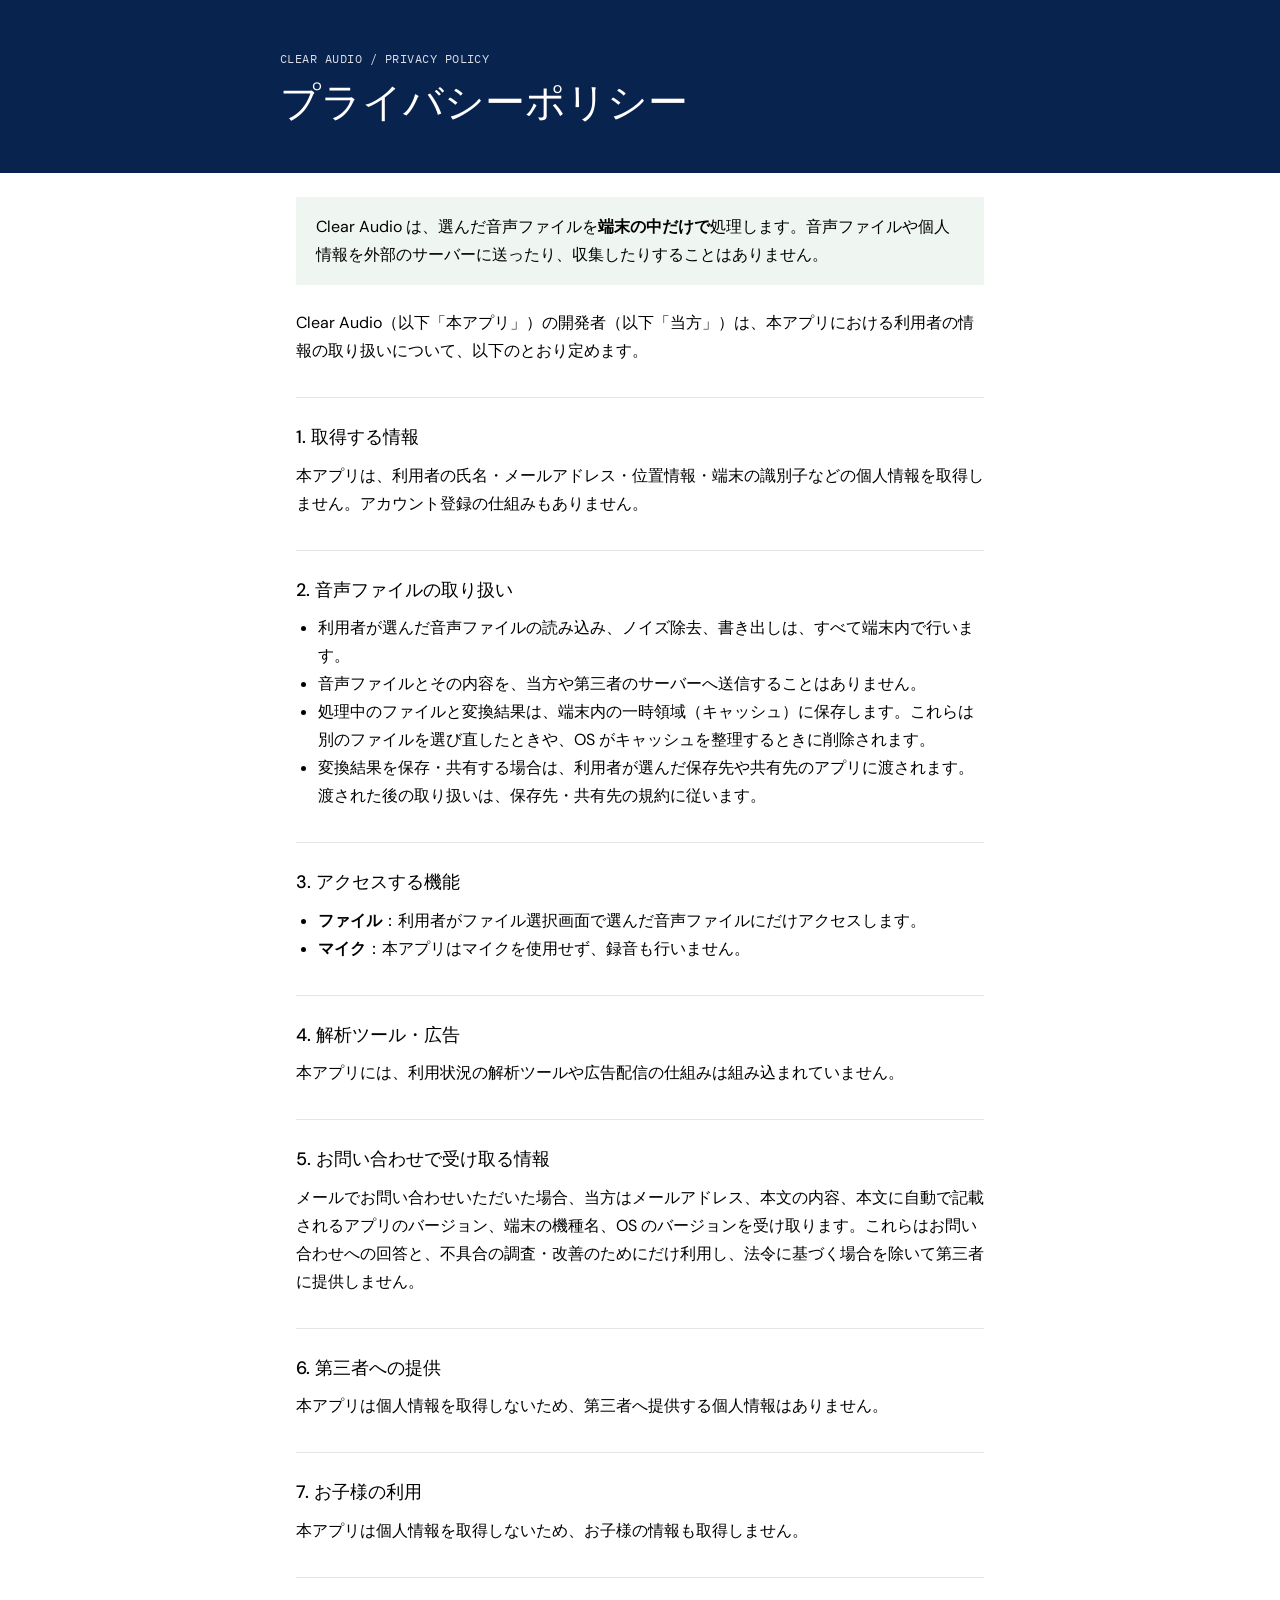
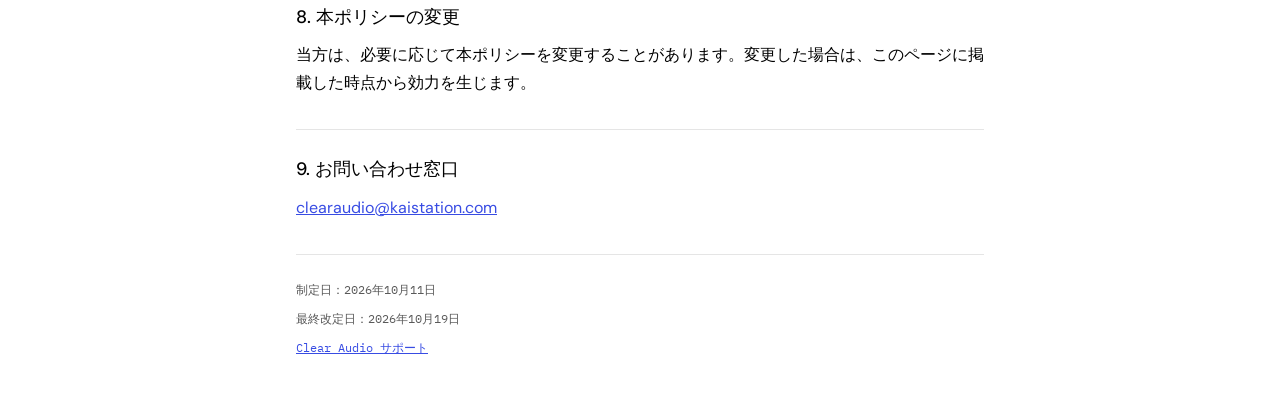
<file: privacy.html>
<!doctype html>
<html lang="ja">
<head>
<meta charset="utf-8">
<meta name="viewport" content="width=device-width, initial-scale=1">
<title>プライバシーポリシー | Clear Audio</title>
<link rel="stylesheet" href="https://fonts.googleapis.com/css2?family=Cormorant+Garamond:wght@500&family=DM+Sans:wght@400;500&family=IBM+Plex+Mono:wght@500&display=swap">
<link rel="stylesheet" href="style.css">
</head>
<body>
<header>
  <div class="wrap">
    <div class="eyebrow">Clear Audio / Privacy Policy</div>
    <h1>プライバシーポリシー</h1>
  </div>
</header>
<main class="wrap">
  <div class="note">
    Clear Audio は、選んだ音声ファイルを<strong>端末の中だけで</strong>処理します。音声ファイルや個人情報を外部のサーバーに送ったり、収集したりすることはありません。
  </div>

  <section>
    <p>Clear Audio（以下「本アプリ」）の開発者（以下「当方」）は、本アプリにおける利用者の情報の取り扱いについて、以下のとおり定めます。</p>
  </section>

  <section>
    <h2>1. 取得する情報</h2>
    <p>本アプリは、利用者の氏名・メールアドレス・位置情報・端末の識別子などの個人情報を取得しません。アカウント登録の仕組みもありません。</p>
  </section>

  <section>
    <h2>2. 音声ファイルの取り扱い</h2>
    <ul>
      <li>利用者が選んだ音声ファイルの読み込み、ノイズ除去、書き出しは、すべて端末内で行います。</li>
      <li>音声ファイルとその内容を、当方や第三者のサーバーへ送信することはありません。</li>
      <li>処理中のファイルと変換結果は、端末内の一時領域（キャッシュ）に保存します。これらは別のファイルを選び直したときや、OS がキャッシュを整理するときに削除されます。</li>
      <li>変換結果を保存・共有する場合は、利用者が選んだ保存先や共有先のアプリに渡されます。渡された後の取り扱いは、保存先・共有先の規約に従います。</li>
    </ul>
  </section>

  <section>
    <h2>3. アクセスする機能</h2>
    <ul>
      <li><strong>ファイル</strong>：利用者がファイル選択画面で選んだ音声ファイルにだけアクセスします。</li>
      <li><strong>マイク</strong>：本アプリはマイクを使用せず、録音も行いません。</li>
    </ul>
  </section>

  <section>
    <h2>4. 解析ツール・広告</h2>
    <p>本アプリには、利用状況の解析ツールや広告配信の仕組みは組み込まれていません。</p>
  </section>

  <section>
    <h2>5. お問い合わせで受け取る情報</h2>
    <p>メールでお問い合わせいただいた場合、当方はメールアドレス、本文の内容、本文に自動で記載されるアプリのバージョン、端末の機種名、OS のバージョンを受け取ります。これらはお問い合わせへの回答と、不具合の調査・改善のためにだけ利用し、法令に基づく場合を除いて第三者に提供しません。</p>
  </section>

  <section>
    <h2>6. 第三者への提供</h2>
    <p>本アプリは個人情報を取得しないため、第三者へ提供する個人情報はありません。</p>
  </section>

  <section>
    <h2>7. お子様の利用</h2>
    <p>本アプリは個人情報を取得しないため、お子様の情報も取得しません。</p>
  </section>

  <section>
    <h2>8. 本ポリシーの変更</h2>
    <p>当方は、必要に応じて本ポリシーを変更することがあります。変更した場合は、このページに掲載した時点から効力を生じます。</p>
  </section>

  <section>
    <h2>9. お問い合わせ窓口</h2>
    <p><a href="mailto:clearaudio@kaistation.com">clearaudio@kaistation.com</a></p>
  </section>

  <footer>
    <p class="meta">制定日：2026年10月11日</p>
    <p class="meta">最終改定日：2026年10月19日</p>
    <p class="meta"><a href="./">Clear Audio サポート</a></p>
  </footer>
</main>
</body>
</html>
</file>
<file: style.css>
:root {
  --navy: #09234f; --blue: #384ce3; --white: #ffffff; --ink: #000000;
  --mint: #eff5f0; --rule: #e5e5e5; --quiet: #595959;
}
* { box-sizing: border-box; }
body {
  margin: 0; background: var(--white); color: var(--ink);
  font-family: "DM Sans", "Hiragino Sans", "Noto Sans JP", sans-serif;
  font-size: 16px; line-height: 1.75;
}
header { background: var(--navy); color: var(--white); padding: 48px 16px; }
.wrap { max-width: 720px; margin: 0 auto; padding: 0 16px; }
header .wrap { padding: 0; }
.eyebrow { font-family: "IBM Plex Mono", monospace; font-size: 12px; letter-spacing: 0.04em; text-transform: uppercase; }
header .eyebrow { opacity: 0.85; }
h1 { font-family: "Cormorant Garamond", serif; font-weight: 500; font-size: clamp(28px, 8vw, 40px); line-height: 1.1; margin: 12px 0 0; }
main { padding: 8px 0 48px; }
section { padding: 24px 0; border-bottom: 1px solid var(--rule); }
h2 { font-size: 18px; font-weight: 500; margin: 0 0 8px; }
p, ul { margin: 0 0 8px; }
ul { padding-left: 1.4em; }
a { color: var(--blue); }
.note { background: var(--mint); padding: 16px 20px; margin-top: 24px; }
.meta { font-family: "IBM Plex Mono", monospace; font-size: 12px; color: var(--quiet); }
footer { padding: 24px 0 48px; }
details { margin-top: 8px; }
summary { cursor: pointer; color: var(--blue); font-size: 14px; }
pre { white-space: pre-wrap; overflow-wrap: anywhere; font-size: 12px; line-height: 1.5; background: var(--mint); padding: 12px 16px; margin: 8px 0 0; }
</file>
